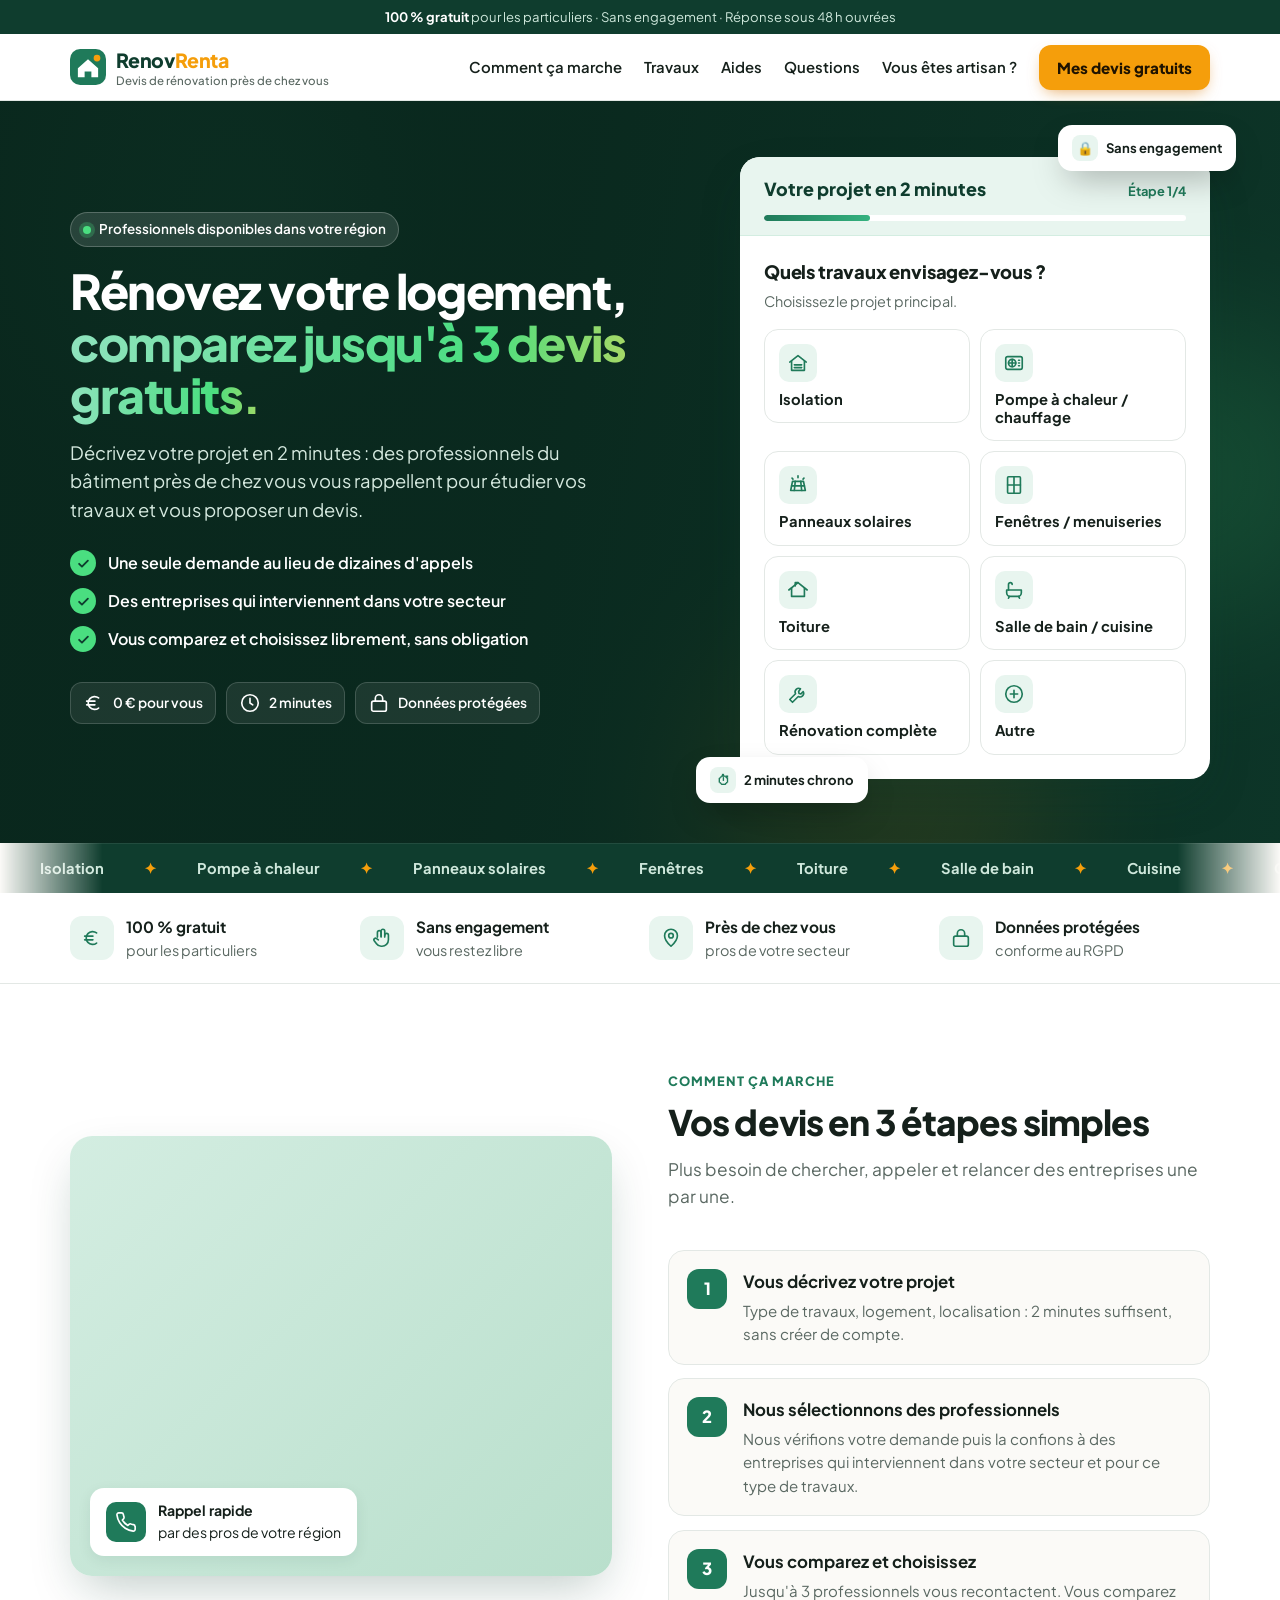
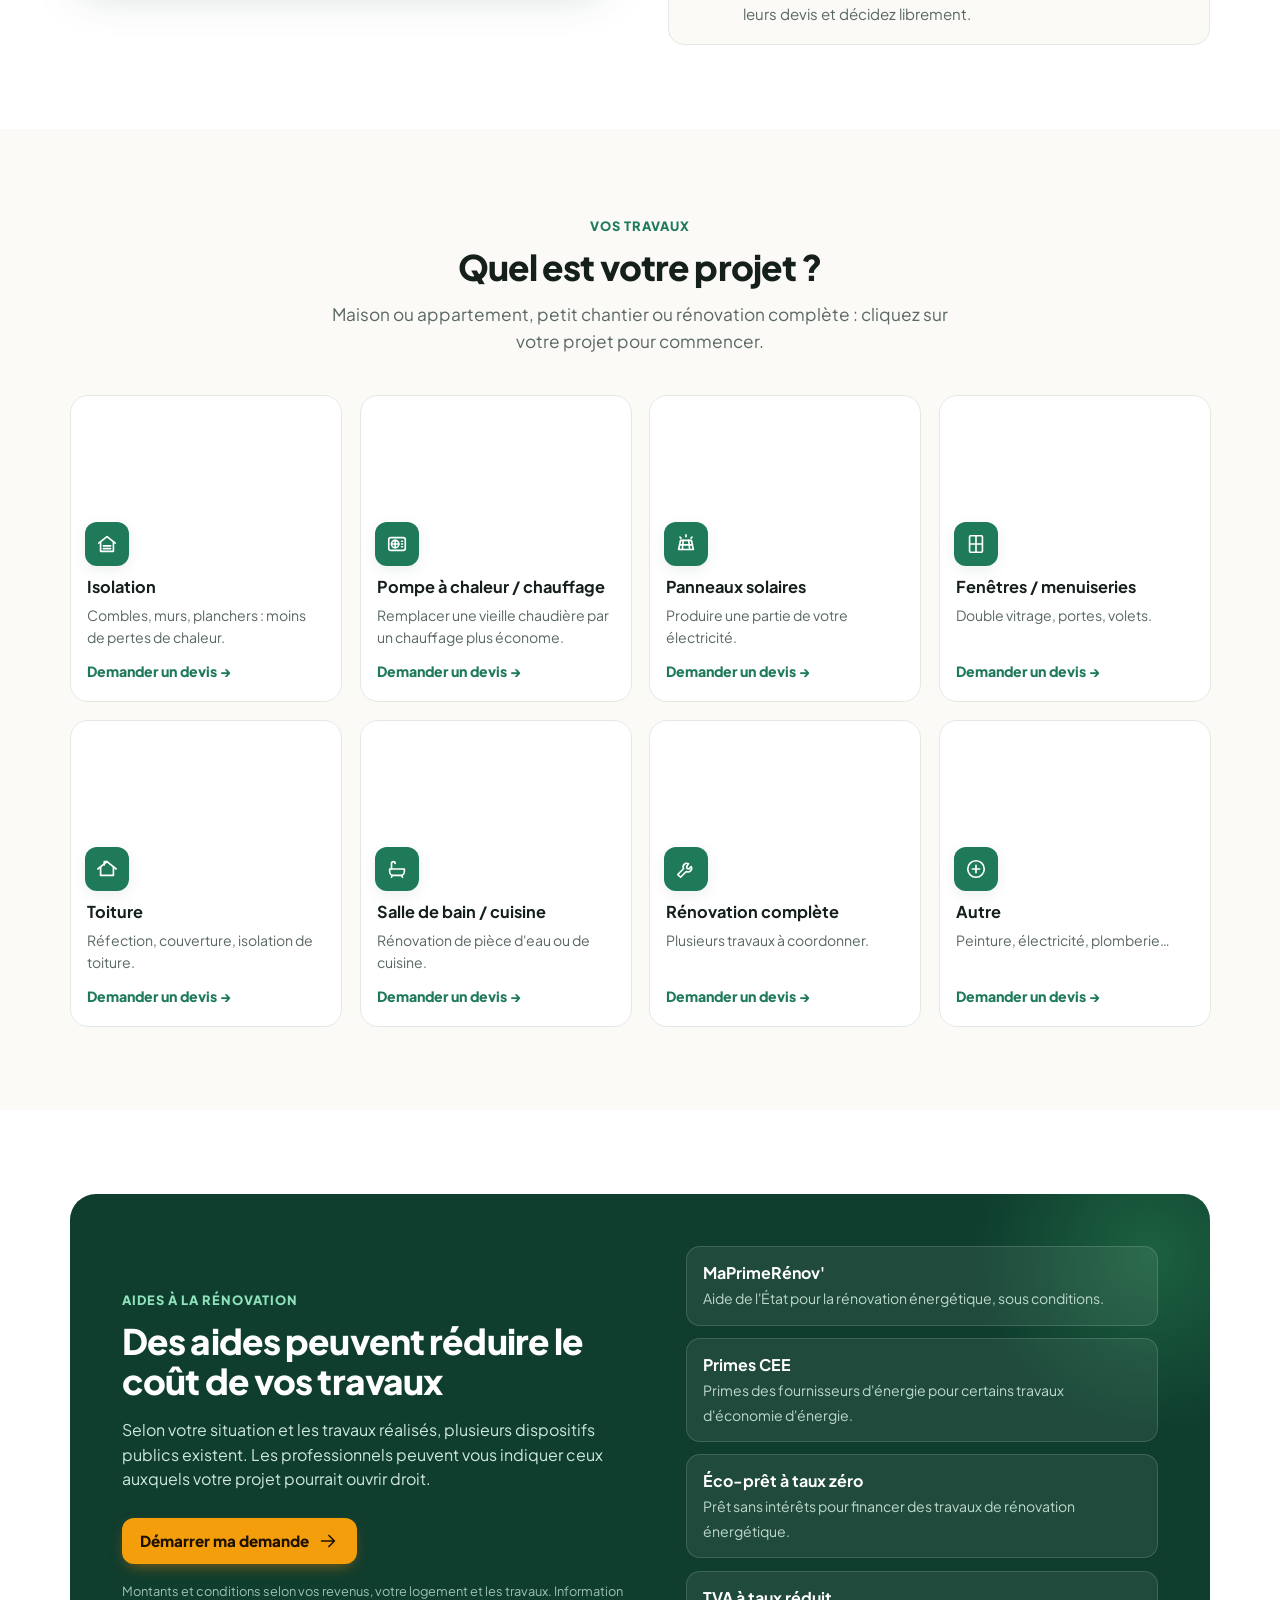
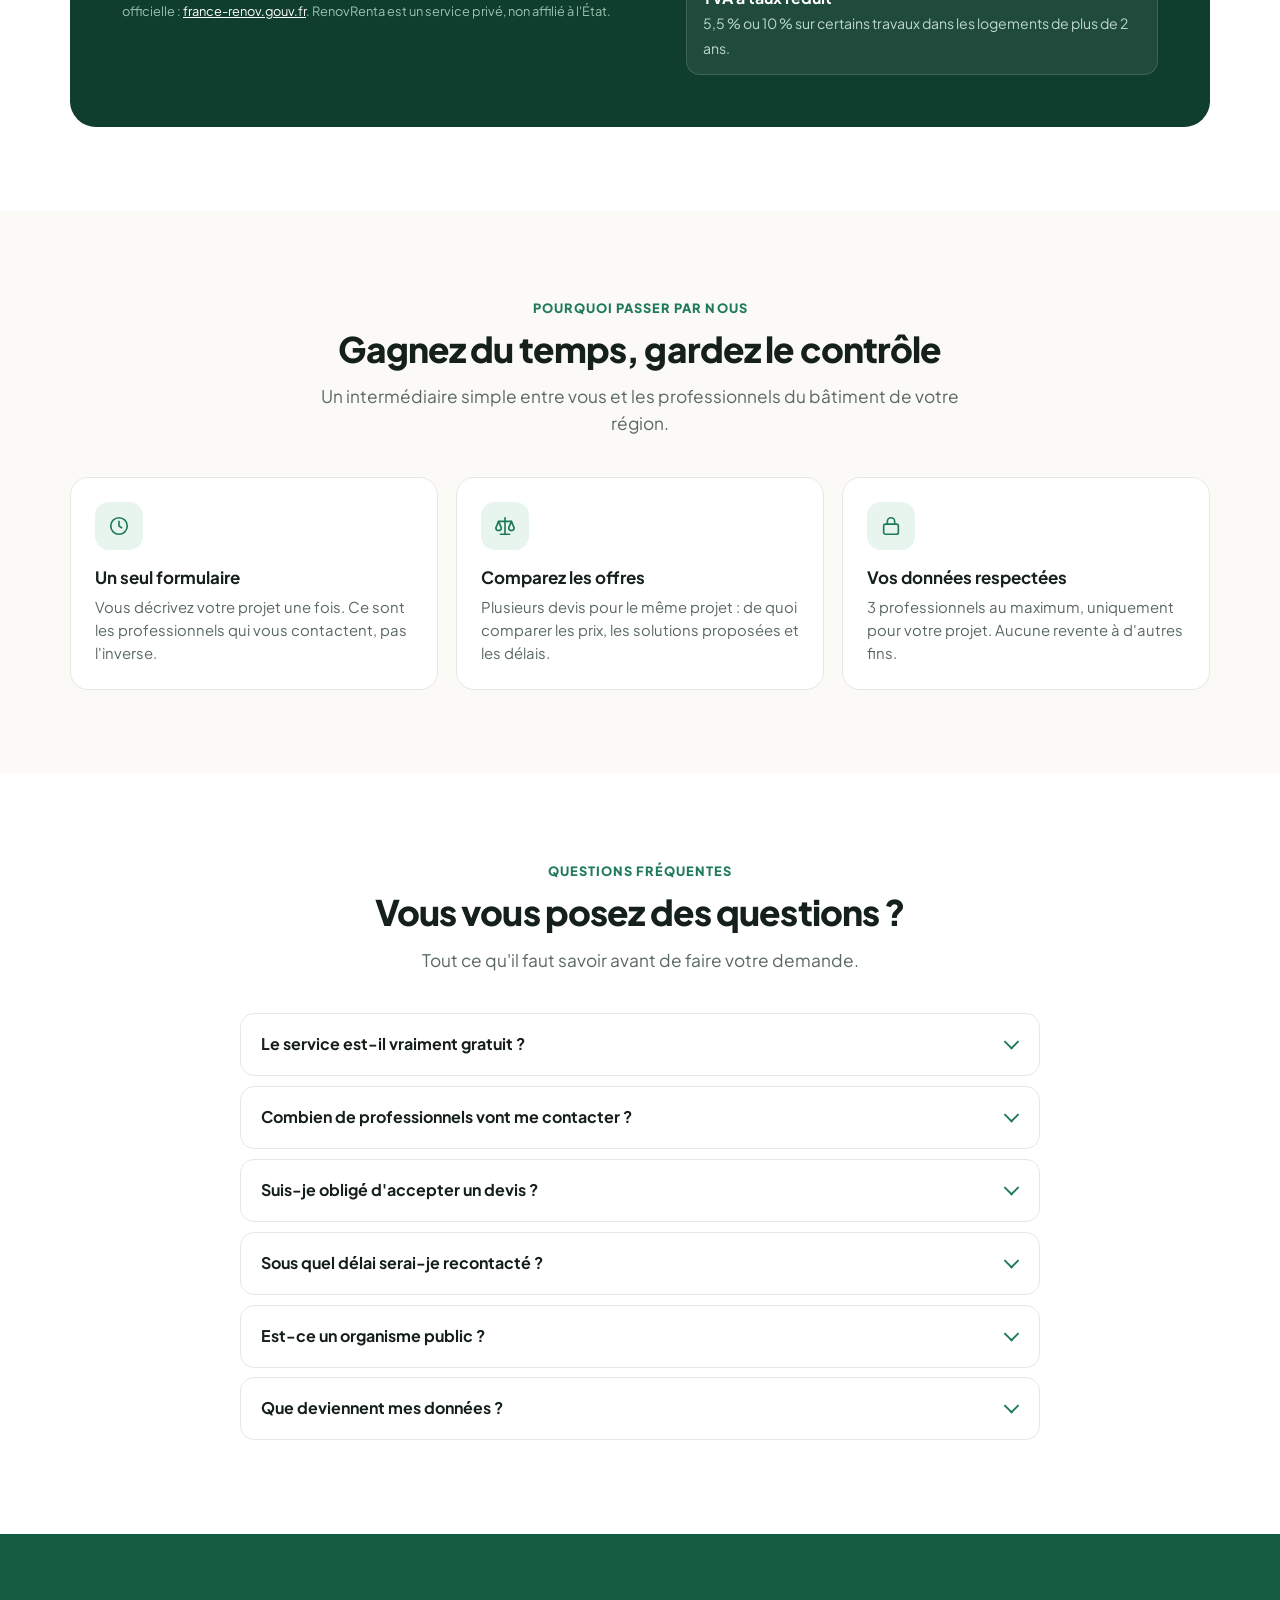
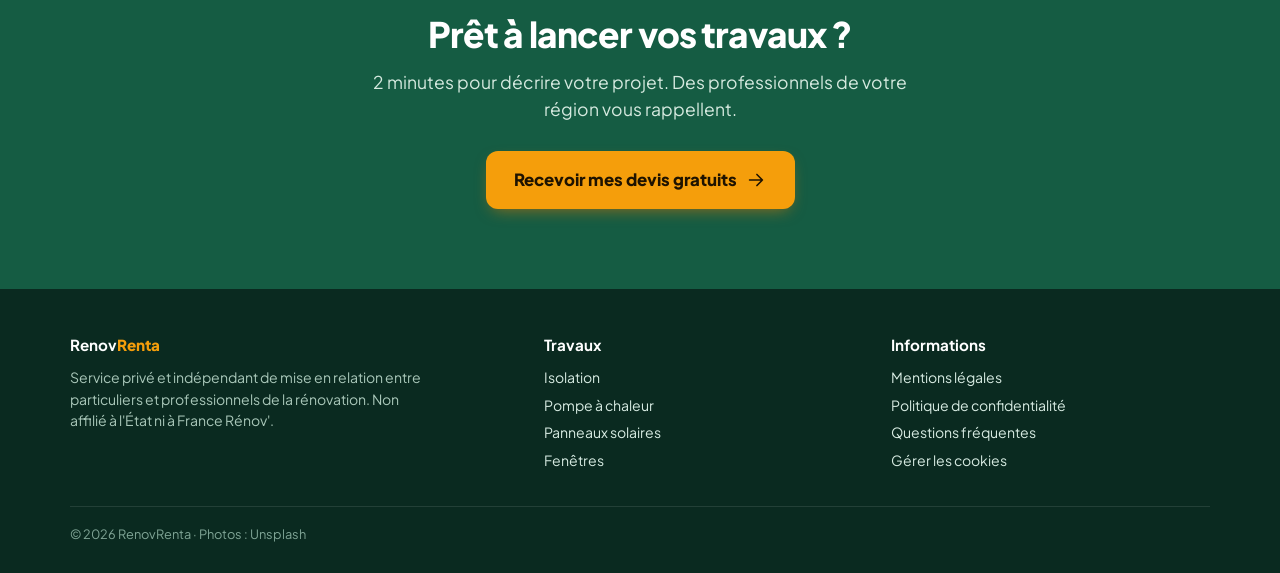
<file: index.html>
<!DOCTYPE html>
<html lang="fr">
<head>
<meta charset="utf-8">
<meta name="viewport" content="width=device-width, initial-scale=1, viewport-fit=cover">
<title>RenovRenta – Devis gratuits de professionnels de la rénovation près de chez vous</title>
<meta name="description" content="Isolation, pompe à chaleur, panneaux solaires, fenêtres, toiture… Décrivez votre projet en 2 minutes et recevez jusqu'à 3 devis de professionnels de votre région. Gratuit et sans engagement.">
<meta property="og:title" content="RenovRenta – Vos devis de rénovation gratuits">
<meta property="og:description" content="Décrivez votre projet en 2 minutes. Des professionnels de votre région vous recontactent. Gratuit, sans engagement.">
<meta name="theme-color" content="#0f3d2e">
<link rel="preconnect" href="https://fonts.googleapis.com">
<link rel="preconnect" href="https://fonts.gstatic.com" crossorigin>
<link href="https://fonts.googleapis.com/css2?family=Plus+Jakarta+Sans:wght@400;500;600;700;800&display=swap" rel="stylesheet">
<link rel="canonical" href="https://elya1234.github.io/Leade/">
<meta name="robots" content="index, follow, max-image-preview:large">
<!-- Google Search Console : remplacez CODE_GOOGLE par le code donné par Google (méthode « Balise HTML ») -->
<meta name="google-site-verification" content="CODE_GOOGLE">
<meta property="og:type" content="website">
<meta property="og:locale" content="fr_FR">
<meta property="og:url" content="https://elya1234.github.io/Leade/">
<meta property="og:site_name" content="RenovRenta">
<meta property="og:image" content="https://elya1234.github.io/Leade/og-image.png">
<meta property="og:image:width" content="1200">
<meta property="og:image:height" content="630">
<meta name="twitter:card" content="summary_large_image">
<link rel="icon" type="image/svg+xml" href="favicon.svg">
<link rel="apple-touch-icon" href="apple-touch-icon.png">
<script type="application/ld+json">
{"@context":"https://schema.org","@graph":[
{"@type":"Organization","@id":"https://elya1234.github.io/Leade/#org","name":"RenovRenta","url":"https://elya1234.github.io/Leade/","logo":"https://elya1234.github.io/Leade/apple-touch-icon.png","description":"Service privé de mise en relation entre particuliers et professionnels de la rénovation en France."},
{"@type":"WebSite","@id":"https://elya1234.github.io/Leade/#site","url":"https://elya1234.github.io/Leade/","name":"RenovRenta","inLanguage":"fr-FR","publisher":{"@id":"https://elya1234.github.io/Leade/#org"}},
{"@type":"FAQPage","mainEntity":[
{"@type":"Question","name":"Le service est-il vraiment gratuit ?","acceptedAnswer":{"@type":"Answer","text":"Oui. Votre demande est gratuite et sans engagement. RenovRenta est rémunéré par les professionnels partenaires, qui paient pour être mis en relation avec des particuliers ayant un projet."}},
{"@type":"Question","name":"Combien de professionnels vont me contacter ?","acceptedAnswer":{"@type":"Answer","text":"3 au maximum, choisis selon votre type de travaux et votre localisation."}},
{"@type":"Question","name":"Suis-je obligé d'accepter un devis ?","acceptedAnswer":{"@type":"Answer","text":"Non. Vous êtes libre de comparer, de poser vos questions et de ne donner suite à aucune proposition."}},
{"@type":"Question","name":"Sous quel délai serai-je recontacté ?","acceptedAnswer":{"@type":"Answer","text":"En général sous 48 heures ouvrées. Nous pouvons d'abord vous appeler pour préciser votre besoin."}},
{"@type":"Question","name":"Est-ce un organisme public ?","acceptedAnswer":{"@type":"Answer","text":"Non. RenovRenta est un service privé et indépendant de mise en relation, non affilié à l'État, à France Rénov' ni à l'Anah."}}
]}
]}
</script>
<style>
:root{
  --vert:#1f7a5a; --vert-fonce:#0f3d2e; --vert-2:#155c43; --menthe:#e8f5ef; --menthe-2:#d3ede1;
  --orange:#f59e0b; --orange-fonce:#d97706;
  --creme:#fbfaf7; --texte:#15201b; --gris:#5a6862; --bord:#e3e8e5; --erreur:#c62828;
  --ombre:0 20px 50px -12px rgba(15,61,46,.28); --ombre-s:0 4px 14px rgba(15,61,46,.08);
  --font:"Plus Jakarta Sans",-apple-system,BlinkMacSystemFont,"Segoe UI",Roboto,Arial,sans-serif;
}
*{box-sizing:border-box}
html{scroll-behavior:smooth;-webkit-text-size-adjust:100%}
body{margin:0;font-family:var(--font);color:var(--texte);background:var(--creme);line-height:1.55;font-size:16px;-webkit-font-smoothing:antialiased}
a{color:var(--vert)}
.wrap{max-width:1180px;margin:0 auto;padding:0 20px}
svg.i{width:22px;height:22px;stroke:currentColor;fill:none;stroke-width:1.8;stroke-linecap:round;stroke-linejoin:round;flex:none}

.infobar{background:var(--vert-fonce);color:#cfe8dc;font-size:.82rem;text-align:center;padding:7px 12px}
.infobar b{color:#fff}
header.top{background:rgba(255,255,255,.96);backdrop-filter:saturate(1.4) blur(8px);border-bottom:1px solid var(--bord);position:sticky;top:0;z-index:40}
header.top .wrap{display:flex;align-items:center;justify-content:space-between;height:66px;gap:12px}
.logo{display:flex;align-items:center;gap:10px;text-decoration:none;color:var(--vert-fonce);font-weight:800;font-size:1.22rem;letter-spacing:-.01em}
.logo small{display:block;font-weight:500;font-size:.72rem;color:var(--gris);letter-spacing:0;margin-top:-3px}
.nav{display:flex;align-items:center;gap:22px}
.nav a.l{color:var(--texte);text-decoration:none;font-weight:600;font-size:.93rem}
.nav a.l:hover{color:var(--vert)}
.btn-cta{display:inline-flex;align-items:center;gap:8px;background:var(--orange);color:#1f1300;text-decoration:none;font-weight:800;padding:11px 18px;border-radius:12px;box-shadow:0 6px 16px -6px rgba(217,119,6,.7);transition:.15s;border:0;font-family:inherit;font-size:.95rem;cursor:pointer}
.btn-cta:hover{background:var(--orange-fonce);color:#fff}
.demo{display:none;background:#fff4d6;color:#6b4e00;text-align:center;padding:8px 16px;font-size:.85rem}

.hero{position:relative;color:#fff;overflow:hidden;background:var(--vert-fonce)}
.hero::before{content:"";position:absolute;inset:0;background-image:var(--photo);background-size:cover;background-position:center 40%;opacity:.55}
.hero::after{content:"";position:absolute;inset:0;background:linear-gradient(100deg,rgba(9,38,28,.96) 0%,rgba(9,38,28,.85) 42%,rgba(9,38,28,.35) 100%)}
.hero .wrap{position:relative;z-index:1;display:grid;grid-template-columns:1fr 470px;gap:56px;align-items:center;padding-top:56px;padding-bottom:64px}
.pastille{display:inline-flex;align-items:center;gap:8px;background:rgba(255,255,255,.12);border:1px solid rgba(255,255,255,.22);padding:6px 12px;border-radius:999px;font-size:.84rem;font-weight:600}
.pastille .pt{width:8px;height:8px;border-radius:50%;background:#4ade80;box-shadow:0 0 0 4px rgba(74,222,128,.25)}
.hero h1{font-size:3rem;line-height:1.08;margin:18px 0 18px;letter-spacing:-.03em;font-weight:800}
.hero h1 span{color:#8ee3bd}
.hero p.accroche{font-size:1.15rem;color:#d5e9df;margin:0 0 26px;max-width:540px}
.plus{list-style:none;margin:0 0 30px;padding:0;display:grid;gap:12px}
.plus li{display:flex;gap:12px;align-items:center;font-weight:600}
.plus .ck{width:26px;height:26px;border-radius:50%;background:#4ade80;color:var(--vert-fonce);display:grid;place-items:center;flex:none}
.plus .ck svg{width:15px;height:15px;stroke-width:3}
.garanties{display:flex;flex-wrap:wrap;gap:10px}
.garanties div{display:flex;align-items:center;gap:8px;background:rgba(255,255,255,.08);border:1px solid rgba(255,255,255,.16);border-radius:12px;padding:9px 12px;font-size:.86rem;font-weight:600}

.carte{background:#fff;color:var(--texte);border-radius:20px;box-shadow:var(--ombre);overflow:hidden;scroll-margin-top:84px}
.carte-tete{background:var(--menthe);padding:18px 24px 14px;border-bottom:1px solid var(--menthe-2)}
.carte-tete .t{display:flex;justify-content:space-between;align-items:baseline;gap:10px}
.carte-tete h2{margin:0;font-size:1.12rem;font-weight:800;color:var(--vert-fonce)}
.carte-tete .etp{font-size:.8rem;font-weight:700;color:var(--vert);white-space:nowrap}
.progress{height:6px;background:#fff;border-radius:99px;overflow:hidden;margin-top:12px}
.progress span{display:block;height:100%;width:25%;background:linear-gradient(90deg,var(--vert),#34b27f);transition:width .35s ease;border-radius:99px}
form{padding:22px 24px 24px}
fieldset{border:0;padding:0;margin:0;min-width:0}
.etape{display:none}
.etape.active{display:block;animation:ent .28s ease}
.etape.sans-anim{animation:none}
@keyframes ent{from{opacity:0;transform:translateX(12px)}to{opacity:1;transform:none}}
.q{font-size:1.15rem;font-weight:800;margin:0 0 4px;letter-spacing:-.01em}
.q-sous{color:var(--gris);font-size:.9rem;margin:0 0 16px}
.tuiles{display:grid;grid-template-columns:1fr 1fr;gap:10px}
.tuile input,.pill input{position:absolute;opacity:0;pointer-events:none}
.tuile,.pill{position:relative}
.tuile label{display:flex;flex-direction:column;align-items:flex-start;gap:8px;min-height:92px;padding:14px;border:1.5px solid var(--bord);border-radius:14px;cursor:pointer;font-weight:700;font-size:.92rem;line-height:1.25;transition:.15s;background:#fff}
.tuile label .ico{width:38px;height:38px;border-radius:10px;background:var(--menthe);color:var(--vert);display:grid;place-items:center}
.tuile label:hover{border-color:var(--vert);box-shadow:var(--ombre-s);transform:translateY(-1px)}
.tuile input:checked+label{border-color:var(--vert);background:var(--menthe);box-shadow:inset 0 0 0 1px var(--vert)}
.tuile input:checked+label .ico{background:var(--vert);color:#fff}
.tuile input:focus-visible+label,.pill input:focus-visible+label{outline:3px solid #9fdcc3;outline-offset:2px}
.champ{margin-bottom:16px}
.champ>label,.lbl{display:block;font-weight:700;font-size:.9rem;margin-bottom:7px}
.champ input[type=text],.champ input[type=tel],.champ input[type=email],.champ select,.champ textarea{width:100%;font:inherit;font-size:16px;padding:13px 14px;border:1.5px solid var(--bord);border-radius:12px;background:#fff;color:var(--texte);transition:.15s;-webkit-appearance:none;appearance:none}
.champ select{background-image:url("data:image/svg+xml,%3Csvg xmlns='http://www.w3.org/2000/svg' width='12' height='8'%3E%3Cpath d='M1 1l5 5 5-5' stroke='%235a6862' stroke-width='2' fill='none'/%3E%3C/svg%3E");background-repeat:no-repeat;background-position:right 14px center;padding-right:36px}
.champ textarea{min-height:84px;resize:vertical}
.champ input:focus,.champ select:focus,.champ textarea:focus{outline:none;border-color:var(--vert);box-shadow:0 0 0 4px #dbf0e6}
.pills{display:flex;flex-wrap:wrap;gap:8px}
.pill label{display:inline-flex;align-items:center;gap:7px;padding:10px 15px;border:1.5px solid var(--bord);border-radius:999px;cursor:pointer;font-weight:700;font-size:.9rem;background:#fff;transition:.15s}
.pill label:hover{border-color:var(--vert)}
.pill input:checked+label{border-color:var(--vert);background:var(--vert);color:#fff}
.deux{display:grid;grid-template-columns:1fr 1fr;gap:12px}
.err{color:var(--erreur);font-size:.83rem;margin-top:6px;display:none;font-weight:600}
.invalide .err{display:block}
.invalide input,.invalide select{border-color:var(--erreur)!important;background:#fff8f8}
.recap{display:flex;flex-wrap:wrap;gap:6px;margin:4px 0 14px}
.recap span{background:var(--menthe);color:var(--vert-fonce);font-size:.78rem;font-weight:700;padding:4px 10px;border-radius:999px}
.consent{display:flex;gap:10px;align-items:flex-start;font-size:.8rem;color:var(--gris);line-height:1.45;background:var(--creme);padding:12px;border-radius:12px;border:1px solid var(--bord);cursor:pointer}
.champ>label.consent{font-weight:400;font-size:.8rem}
.consent input{margin-top:2px;width:19px;height:19px;flex:none;accent-color:var(--vert)}
.consent button{background:none;border:0;padding:0;color:var(--vert);text-decoration:underline;font:inherit;cursor:pointer}
.actions{display:flex;gap:10px;margin-top:6px}
.btn{font:inherit;font-weight:800;border:0;border-radius:12px;padding:15px 18px;cursor:pointer;transition:.15s;display:inline-flex;align-items:center;justify-content:center;gap:8px}
.btn-go{background:var(--orange);color:#1f1300;flex:1;font-size:1rem;box-shadow:0 8px 18px -8px rgba(217,119,6,.8)}
.btn-go:hover{background:var(--orange-fonce);color:#fff}
.btn-go[disabled]{opacity:.65;cursor:wait}
.btn-ret{background:#fff;color:var(--gris);border:1.5px solid var(--bord);padding:15px 17px}
#err-envoi{margin-bottom:10px}
.securite{display:flex;align-items:center;justify-content:center;gap:6px;font-size:.78rem;color:var(--gris);margin:12px 0 0;text-align:center}
.securite svg{width:14px;height:14px}
.merci{text-align:center;padding:14px 4px 6px}
.merci .rond{width:72px;height:72px;border-radius:50%;background:var(--menthe);color:var(--vert);display:grid;place-items:center;margin:0 auto 14px}
.merci .rond svg{width:34px;height:34px;stroke-width:2.6}
.merci h3{font-size:1.3rem;margin:0 0 8px}
.merci ol{text-align:left;background:var(--creme);border-radius:12px;padding:14px 14px 14px 34px;font-size:.9rem;color:var(--gris);margin:16px 0 0}
.merci ol li{margin:4px 0}
.hp{position:absolute;left:-9999px;width:1px;height:1px;overflow:hidden}

.confiance{background:#fff;border-bottom:1px solid var(--bord)}
.confiance .wrap{display:grid;grid-template-columns:repeat(4,1fr);gap:18px;padding-top:22px;padding-bottom:22px}
.confiance .wrap>div{display:flex;align-items:center;gap:12px;font-size:.9rem;color:var(--gris)}
.confiance b{display:block;color:var(--texte);font-size:.96rem}
.confiance .ic{width:44px;height:44px;border-radius:12px;background:var(--menthe);color:var(--vert);display:grid;place-items:center;flex:none}

section.s{padding:84px 0}
section.blanc{background:#fff}
.sur-titre{display:inline-block;color:var(--vert);font-weight:800;font-size:.8rem;letter-spacing:.08em;text-transform:uppercase;margin-bottom:10px}
h2.titre{font-size:2.2rem;line-height:1.15;letter-spacing:-.025em;margin:0 0 14px;font-weight:800}
p.intro{color:var(--gris);font-size:1.08rem;margin:0 0 40px;max-width:640px}
.centre{text-align:center}
.centre p.intro{margin-left:auto;margin-right:auto}

.cm{display:grid;grid-template-columns:1fr 1fr;gap:56px;align-items:center}
.photo{border-radius:22px;min-height:440px;background:linear-gradient(135deg,var(--menthe-2),#b9dfcc);background-image:var(--photo),linear-gradient(135deg,var(--menthe-2),#b9dfcc);background-size:cover;background-position:center;box-shadow:var(--ombre);position:relative}
.photo .badge{position:absolute;left:20px;bottom:20px;background:#fff;border-radius:14px;padding:12px 16px;box-shadow:var(--ombre-s);display:flex;gap:12px;align-items:center;font-size:.88rem;max-width:280px}
.photo .badge .ic{width:40px;height:40px;border-radius:10px;background:var(--vert);color:#fff;display:grid;place-items:center;flex:none}
.etapes{display:grid;gap:14px}
.etapes .e{display:flex;gap:16px;background:var(--creme);border:1px solid var(--bord);border-radius:16px;padding:18px}
.etapes .n{width:40px;height:40px;border-radius:12px;background:var(--vert);color:#fff;font-weight:800;display:grid;place-items:center;flex:none;font-size:1.05rem}
.etapes h3{margin:0 0 4px;font-size:1.05rem}
.etapes p{margin:0;color:var(--gris);font-size:.94rem}

.cartes-t{display:grid;grid-template-columns:repeat(4,1fr);gap:18px}
.ct{background:#fff;border:1px solid var(--bord);border-radius:18px;overflow:hidden;text-align:left;cursor:pointer;font:inherit;color:inherit;padding:0;transition:.2s;display:flex;flex-direction:column}
.ct:hover{transform:translateY(-3px);box-shadow:var(--ombre)}
.ct .im{height:150px;background-image:var(--photo),linear-gradient(135deg,var(--menthe-2),#b9dfcc);background-size:cover;background-position:center;position:relative}
.ct .im .ico{position:absolute;left:14px;bottom:-20px;width:44px;height:44px;border-radius:12px;background:var(--vert);color:#fff;display:grid;place-items:center;box-shadow:var(--ombre-s)}
.ct .bd{padding:28px 16px 18px;flex:1;display:flex;flex-direction:column}
.ct h3{margin:0 0 6px;font-size:1.02rem}
.ct p{margin:0 0 12px;color:var(--gris);font-size:.88rem;flex:1}
.ct .go{color:var(--vert);font-weight:800;font-size:.88rem}

.aides{background:var(--vert-fonce);color:#fff;border-radius:26px;padding:52px;display:grid;grid-template-columns:1.1fr 1fr;gap:44px;align-items:center;position:relative;overflow:hidden}
.aides::after{content:"";position:absolute;right:-120px;top:-120px;width:360px;height:360px;border-radius:50%;background:radial-gradient(circle,rgba(74,222,128,.22),transparent 70%)}
.aides h2{color:#fff}
.aides p{color:#cfe8dc}
.aides .liste{display:grid;gap:12px;position:relative;z-index:1}
.aides .liste div{background:rgba(255,255,255,.07);border:1px solid rgba(255,255,255,.14);border-radius:14px;padding:14px 16px}
.aides .liste b{display:block;font-size:1rem}
.aides .liste span{color:#bcd9cb;font-size:.88rem}
.aides .note{font-size:.8rem;color:#9cc2b1;margin-top:18px}
.aides .note a{color:#fff}

.pq{display:grid;grid-template-columns:repeat(3,1fr);gap:18px}
.pq>div{background:#fff;border:1px solid var(--bord);border-radius:18px;padding:24px}
.pq .ic{width:48px;height:48px;border-radius:14px;background:var(--menthe);color:var(--vert);display:grid;place-items:center;margin-bottom:14px}
.pq h3{margin:0 0 6px;font-size:1.06rem}
.pq p{margin:0;color:var(--gris);font-size:.93rem}

.faq{max-width:800px;margin:0 auto}
.faq details{background:#fff;border:1px solid var(--bord);border-radius:14px;margin-bottom:10px;transition:.15s}
.faq details[open]{box-shadow:var(--ombre-s);border-color:var(--menthe-2)}
.faq summary{cursor:pointer;font-weight:700;padding:18px 52px 18px 20px;list-style:none;position:relative}
.faq summary::-webkit-details-marker{display:none}
.faq summary::after{content:"";position:absolute;right:22px;top:50%;width:9px;height:9px;border-right:2.5px solid var(--vert);border-bottom:2.5px solid var(--vert);transform:translateY(-70%) rotate(45deg);transition:.2s}
.faq details[open] summary::after{transform:translateY(-30%) rotate(-135deg)}
.faq p{margin:0;padding:0 20px 18px;color:var(--gris)}

.final{position:relative;color:#fff;background:var(--vert-2);overflow:hidden;text-align:center}
.final::before{content:"";position:absolute;inset:0;background-image:var(--photo);background-size:cover;background-position:center;opacity:.22}
.final .wrap{position:relative;padding-top:80px;padding-bottom:80px}
.final h2{color:#fff}
.final p{color:#d5e9df;font-size:1.1rem;margin:0 auto 28px;max-width:560px}
.final .btn-cta{font-size:1.05rem;padding:16px 28px}

footer{background:#0a2a20;color:#a9c7b9;padding:44px 0 28px;font-size:.88rem}
footer .grille{display:grid;grid-template-columns:1.4fr 1fr 1fr;gap:28px}
footer h4{color:#fff;margin:0 0 10px;font-size:.95rem}
footer a,footer button.lien{color:#d7ebe2;text-decoration:none;background:none;border:0;font:inherit;cursor:pointer;padding:0;display:block;margin:6px 0;text-align:left}
footer a:hover,footer button.lien:hover{color:#fff;text-decoration:underline}
footer .bas{border-top:1px solid rgba(255,255,255,.1);margin-top:28px;padding-top:18px;font-size:.8rem;color:#7fa495}

.barre-mobile{display:none;position:fixed;left:0;right:0;bottom:0;z-index:50;padding:10px 14px calc(10px + env(safe-area-inset-bottom));background:rgba(255,255,255,.97);border-top:1px solid var(--bord);box-shadow:0 -8px 20px rgba(0,0,0,.06);transform:translateY(110%);transition:transform .25s}
.barre-mobile.on{transform:none}
.barre-mobile a{display:flex;justify-content:center;width:100%;padding:14px}

dialog{max-width:720px;width:calc(100% - 28px);border:0;border-radius:18px;padding:0;box-shadow:var(--ombre)}
dialog::backdrop{background:rgba(5,20,14,.55)}
dialog .contenu{padding:28px;max-height:74vh;overflow:auto;font-size:.93rem}
dialog h2{margin-top:0}
dialog h3{font-size:1rem;margin:18px 0 6px}
dialog .fermer{background:#fff;border-top:1px solid var(--bord);padding:12px 28px;text-align:right}
.aremplir{background:#fff4d6;padding:0 4px;border-radius:4px}
.cookies{position:fixed;left:16px;right:16px;bottom:16px;z-index:60;max-width:560px;margin:0 auto;background:#fff;border:1px solid var(--bord);border-radius:16px;box-shadow:var(--ombre);padding:18px;display:none;font-size:.88rem;color:var(--gris)}
.cookies.on{display:block}
.cookies b{color:var(--texte);display:block;margin-bottom:4px;font-size:.95rem}
.cookies .bt{display:flex;gap:10px;margin-top:12px}
.cookies .bt button{flex:1;font:inherit;font-weight:800;border-radius:10px;padding:11px;cursor:pointer;border:1.5px solid var(--vert)}
.cookies .refus{background:#fff;color:var(--vert)}
.cookies .ok{background:var(--vert);color:#fff}

@media (max-width:1020px){
  .hero .wrap{grid-template-columns:1fr;gap:22px;padding-top:24px;padding-bottom:32px}
  .hero::after{background:linear-gradient(180deg,rgba(9,38,28,.93),rgba(9,38,28,.86))}
  .hero h1{font-size:2rem;margin:12px 0 10px}
  .hero p.accroche{font-size:1rem;margin-bottom:0}
  .plus,.garanties{display:none}
  .cm,.aides{grid-template-columns:1fr}
  .photo{min-height:260px}
  .cartes-t{grid-template-columns:1fr 1fr}
  .pq{grid-template-columns:1fr}
  .confiance .wrap{grid-template-columns:1fr 1fr}
  .nav a.l{display:none}
  footer .grille{grid-template-columns:1fr}
  .barre-mobile{display:block}
  section.s{padding:60px 0}
  h2.titre{font-size:1.75rem}
  .aides{padding:32px 24px;gap:28px}
}
@media (max-width:480px){
  .wrap{padding:0 16px}
  form{padding:18px 16px 20px}
  .carte-tete{padding:16px 16px 12px}
  .tuile label{min-height:84px;padding:12px;font-size:.87rem}
  .deux{grid-template-columns:1fr}
  .cartes-t{grid-template-columns:1fr 1fr;gap:12px}
  .ct .im{height:96px}
  .ct .im .ico{width:38px;height:38px;bottom:-16px;left:12px}
  .ct .bd{padding:24px 12px 14px}
  .ct h3{font-size:.92rem}
  .ct p{display:none}
  .ct .go{font-size:.8rem}
  .confiance .wrap{grid-template-columns:1fr;gap:12px}
  .btn-cta.head{padding:9px 12px;font-size:.84rem}
  .logo small{display:none}
  .infobar{font-size:.74rem}
  .hero h1{font-size:1.8rem}
}
@media (prefers-reduced-motion:reduce){*{animation:none!important;transition:none!important;scroll-behavior:auto!important}}
</style>
<script>document.documentElement.classList.add('rr-js')</script>
<link rel="stylesheet" href="ux.css">
</head>
<body>

<svg width="0" height="0" style="position:absolute" aria-hidden="true">
  <symbol id="i-isolation" viewBox="0 0 24 24"><path d="M3 11l9-7 9 7"/><path d="M5 10v10h14V10"/><path d="M8 14h8M8 17h8"/></symbol>
  <symbol id="i-pac" viewBox="0 0 24 24"><rect x="3" y="5" width="18" height="14" rx="2"/><circle cx="10" cy="12" r="4"/><path d="M10 8v8M6 12h8"/><path d="M17 9h1M17 12h1M17 15h1"/></symbol>
  <symbol id="i-solaire" viewBox="0 0 24 24"><path d="M4 18l2-10h12l2 10z"/><path d="M5 13h14M9 8l-1 10M15 8l1 10"/><path d="M12 2v2M18.5 4.5l-1 1M5.5 4.5l1 1"/></symbol>
  <symbol id="i-fenetre" viewBox="0 0 24 24"><rect x="5" y="3" width="14" height="18" rx="1"/><path d="M12 3v18M5 12h14"/></symbol>
  <symbol id="i-toiture" viewBox="0 0 24 24"><path d="M2 12L12 4l10 8"/><path d="M5 10v9h14v-9"/><path d="M9 7.5V4h3"/></symbol>
  <symbol id="i-sdb" viewBox="0 0 24 24"><path d="M4 12h16v3a4 4 0 01-4 4H8a4 4 0 01-4-4z"/><path d="M6 12V6a2 2 0 014 0"/><path d="M7 19l-1 2M17 19l1 2"/></symbol>
  <symbol id="i-complete" viewBox="0 0 24 24"><path d="M14.7 6.3a4 4 0 00-5.4 5.4L3 18l3 3 6.3-6.3a4 4 0 005.4-5.4l-2.5 2.5-2.1-.4-.4-2.1z"/></symbol>
  <symbol id="i-autre" viewBox="0 0 24 24"><circle cx="12" cy="12" r="9"/><path d="M12 8v8M8 12h8"/></symbol>
  <symbol id="i-check" viewBox="0 0 24 24"><path d="M5 12.5l4.5 4.5L19 7.5"/></symbol>
  <symbol id="i-euro" viewBox="0 0 24 24"><path d="M17 6.5A7 7 0 1017 17.5"/><path d="M4 10h9M4 14h9"/></symbol>
  <symbol id="i-main" viewBox="0 0 24 24"><path d="M7 11V6a2 2 0 014 0v5"/><path d="M11 10V4.5a2 2 0 014 0V11"/><path d="M15 9a2 2 0 014 0v5a7 7 0 01-7 7h-1a6 6 0 01-5-2.7L3.5 15a1.8 1.8 0 013-2L8 14"/></symbol>
  <symbol id="i-pin" viewBox="0 0 24 24"><path d="M12 21s-7-6.2-7-11.5a7 7 0 0114 0C19 14.8 12 21 12 21z"/><circle cx="12" cy="9.5" r="2.5"/></symbol>
  <symbol id="i-lock" viewBox="0 0 24 24"><rect x="4" y="10" width="16" height="11" rx="2"/><path d="M8 10V7a4 4 0 018 0v3"/></symbol>
  <symbol id="i-temps" viewBox="0 0 24 24"><circle cx="12" cy="12" r="9"/><path d="M12 7v5l3 2"/></symbol>
  <symbol id="i-balance" viewBox="0 0 24 24"><path d="M12 3v18M5 7h14M7 21h10"/><path d="M5 7l-3 7a3 3 0 006 0zM19 7l-3 7a3 3 0 006 0z"/></symbol>
  <symbol id="i-tel" viewBox="0 0 24 24"><path d="M22 16.9v3a2 2 0 01-2.2 2 19.8 19.8 0 01-8.6-3.1 19.5 19.5 0 01-6-6A19.8 19.8 0 012.1 4.2 2 2 0 014.1 2h3a2 2 0 012 1.7c.1.9.4 1.8.7 2.7a2 2 0 01-.5 2.1L8 9.8a16 16 0 006 6l1.3-1.3a2 2 0 012.1-.4c.9.3 1.8.6 2.7.7a2 2 0 011.7 2z"/></symbol>
  <symbol id="i-fleche" viewBox="0 0 24 24"><path d="M5 12h14M13 6l6 6-6 6"/></symbol>
</svg>

<div class="infobar"><b>100 % gratuit</b><span class="long"> pour les particuliers</span> · Sans engagement<span class="long"> · Réponse sous 48 h ouvrées</span></div>
<header class="top">
  <div class="wrap">
    <a class="logo" href="#">
      <svg width="36" height="36" viewBox="0 0 32 32" aria-hidden="true"><rect width="32" height="32" rx="9" fill="#1f7a5a"/><path d="M7 17l9-8 9 8v8h-6v-5h-6v5H7z" fill="#fff"/><circle cx="24" cy="8" r="3" fill="#f59e0b"/></svg>
      <span><span class="nom-marque">RenovRenta</span><small>Devis de rénovation près de chez vous</small></span>
    </a>
    <nav class="nav">
      <a class="l" href="#comment">Comment ça marche</a>
      <a class="l" href="#travaux">Travaux</a>
      <a class="l" href="#aides">Aides</a>
      <a class="l" href="#faq">Questions</a>
      <a class="l" href="artisans.html">Vous êtes artisan ?</a>
      <a class="btn-cta head" href="#formulaire" data-cta>Mes devis gratuits</a>
    </nav>
  </div>
</header>
<div class="demo" id="bandeau-demo">Mode démonstration : aucune destination configurée dans config.js (SCRIPT_URL ou EMAIL_LEADS).</div>

<main>
<div class="hero" id="hero">
  <div class="wrap">
    <div>
      <span class="pastille"><span class="pt"></span>Professionnels disponibles dans votre région</span>
      <h1 id="titre-hero">Rénovez votre logement,<br><span>comparez jusqu'à <span class="nb-pros">3</span> devis gratuits.</span></h1>
      <p class="accroche">Décrivez votre projet en 2 minutes : des professionnels du bâtiment près de chez vous vous rappellent pour étudier vos travaux et vous proposer un devis.</p>
      <ul class="plus">
        <li><span class="ck"><svg class="i"><use href="#i-check"/></svg></span>Une seule demande au lieu de dizaines d'appels</li>
        <li><span class="ck"><svg class="i"><use href="#i-check"/></svg></span>Des entreprises qui interviennent dans votre secteur</li>
        <li><span class="ck"><svg class="i"><use href="#i-check"/></svg></span>Vous comparez et choisissez librement, sans obligation</li>
      </ul>
      <div class="garanties">
        <div><svg class="i"><use href="#i-euro"/></svg>0 € pour vous</div>
        <div><svg class="i"><use href="#i-temps"/></svg>2 minutes</div>
        <div><svg class="i"><use href="#i-lock"/></svg>Données protégées</div>
      </div>
    </div>

    <div class="carte" id="formulaire">
      <div class="carte-tete">
        <div class="t"><h2 id="carte-titre">Votre projet en 2 minutes</h2><span class="etp" id="etape-info">Étape 1/4</span></div>
        <div class="progress" aria-hidden="true"><span id="barre"></span></div>
      </div>
      <form id="form-lead" novalidate>
        <fieldset class="etape active sans-anim" data-etape="1">
          <p class="q">Quels travaux envisagez-vous ?</p>
          <p class="q-sous">Choisissez le projet principal.</p>
          <div class="tuiles" id="tuiles-travaux"></div>
        </fieldset>

        <fieldset class="etape" data-etape="2">
          <p class="q">Parlez-nous de votre logement</p>
          <p class="q-sous">Pour vous orienter vers les bons professionnels.</p>
          <div class="champ" data-requis="type_logement">
            <span class="lbl">Type de logement</span>
            <div class="pills">
              <span class="pill"><input type="radio" name="type_logement" id="lg1" value="Maison"><label for="lg1">Maison</label></span>
              <span class="pill"><input type="radio" name="type_logement" id="lg2" value="Appartement"><label for="lg2">Appartement</label></span>
              <span class="pill"><input type="radio" name="type_logement" id="lg3" value="Local professionnel"><label for="lg3">Local pro</label></span>
            </div>
            <div class="err">Indiquez le type de logement.</div>
          </div>
          <div class="champ" data-requis="statut_occupant">
            <span class="lbl">Vous êtes</span>
            <div class="pills">
              <span class="pill"><input type="radio" name="statut_occupant" id="so1" value="Propriétaire"><label for="so1">Propriétaire</label></span>
              <span class="pill"><input type="radio" name="statut_occupant" id="so2" value="Locataire"><label for="so2">Locataire</label></span>
              <span class="pill"><input type="radio" name="statut_occupant" id="so3" value="Futur acquéreur"><label for="so3">Futur acquéreur</label></span>
            </div>
            <div class="err">Précisez votre situation.</div>
          </div>
          <div class="champ" data-requis="delai">
            <span class="lbl">Quand souhaitez-vous démarrer ?</span>
            <div class="pills">
              <span class="pill"><input type="radio" name="delai" id="dl1" value="Dès que possible"><label for="dl1">Dès que possible</label></span>
              <span class="pill"><input type="radio" name="delai" id="dl2" value="Dans les 3 mois"><label for="dl2">Sous 3 mois</label></span>
              <span class="pill"><input type="radio" name="delai" id="dl3" value="Dans 3 à 6 mois"><label for="dl3">3 à 6 mois</label></span>
              <span class="pill"><input type="radio" name="delai" id="dl4" value="Plus tard / je me renseigne"><label for="dl4">Je me renseigne</label></span>
            </div>
            <div class="err">Choisissez un délai.</div>
          </div>
          <div class="deux">
            <div class="champ">
              <label for="surface">Surface (facultatif)</label>
              <select id="surface" name="surface">
                <option value="">Je ne sais pas</option>
                <option>Moins de 50 m²</option><option>50 à 80 m²</option><option>80 à 120 m²</option>
                <option>120 à 200 m²</option><option>Plus de 200 m²</option>
              </select>
            </div>
            <div class="champ">
              <label for="budget">Budget (facultatif)</label>
              <select id="budget" name="budget">
                <option value="">Pas encore défini</option>
                <option>Moins de 5 000 €</option><option>5 000 à 15 000 €</option>
                <option>15 000 à 30 000 €</option><option>Plus de 30 000 €</option>
              </select>
            </div>
          </div>
          <div class="actions"><button type="button" class="btn btn-ret" data-retour aria-label="Retour">←</button><button type="button" class="btn btn-go" data-suivant>Continuer <svg class="i"><use href="#i-fleche"/></svg></button></div>
        </fieldset>

        <fieldset class="etape" data-etape="3">
          <p class="q">Où se situent les travaux ?</p>
          <p class="q-sous">Nous cherchons des professionnels qui interviennent dans votre commune.</p>
          <div class="deux">
            <div class="champ" data-requis="code_postal">
              <label for="code_postal">Code postal</label>
              <input type="text" id="code_postal" name="code_postal" inputmode="numeric" maxlength="5" autocomplete="postal-code" placeholder="75011">
              <div class="err">5 chiffres.</div>
            </div>
            <div class="champ" data-requis="ville">
              <label for="ville">Ville</label>
              <input type="text" id="ville" name="ville" list="villes" autocomplete="address-level2" placeholder="Votre ville">
              <datalist id="villes"></datalist>
              <div class="err">Indiquez la ville.</div>
            </div>
          </div>
          <div class="champ">
            <label for="description">Précisions sur votre projet (facultatif)</label>
            <textarea id="description" name="description" maxlength="1500" placeholder="Ex. : isoler les combles d'une maison des années 70, environ 90 m²"></textarea>
          </div>
          <div class="actions"><button type="button" class="btn btn-ret" data-retour aria-label="Retour">←</button><button type="button" class="btn btn-go" data-suivant>Dernière étape <svg class="i"><use href="#i-fleche"/></svg></button></div>
        </fieldset>

        <fieldset class="etape" data-etape="4">
          <p class="q">Où les professionnels peuvent-ils vous joindre ?</p>
          <div class="recap" id="recap"></div>
          <div class="deux">
            <div class="champ" data-requis="prenom">
              <label for="prenom">Prénom</label>
              <input type="text" id="prenom" name="prenom" autocomplete="given-name">
              <div class="err">Indiquez votre prénom.</div>
            </div>
            <div class="champ" data-requis="nom">
              <label for="nom">Nom</label>
              <input type="text" id="nom" name="nom" autocomplete="family-name">
              <div class="err">Indiquez votre nom.</div>
            </div>
          </div>
          <div class="champ" data-requis="telephone">
            <label for="telephone">Téléphone portable</label>
            <input type="tel" id="telephone" name="telephone" autocomplete="tel" inputmode="tel" placeholder="06 12 34 56 78">
            <div class="err">Numéro français à 10 chiffres.</div>
          </div>
          <div class="champ" data-requis="email">
            <label for="email">Email</label>
            <input type="email" id="email" name="email" autocomplete="email" inputmode="email" placeholder="vous@exemple.fr">
            <div class="err">Adresse email invalide.</div>
          </div>
          <div class="hp" aria-hidden="true"><label for="website">Ne pas remplir</label><input type="text" id="website" name="website" tabindex="-1" autocomplete="off"></div>
          <div class="champ" data-requis="consentement">
            <label class="consent">
              <input type="checkbox" id="consentement" name="consentement" value="oui">
              <span>J'accepte que ma demande et mes coordonnées soient transmises à <span class="nb-pros">3</span> professionnels du bâtiment au maximum intervenant dans ma région, pour être recontacté(e) par téléphone ou email au sujet de ce projet. Je peux retirer mon accord à tout moment. <button type="button" data-ouvrir="dlg-confidentialite">Confidentialité</button></span>
            </label>
            <div class="err">Votre accord est nécessaire pour transmettre la demande.</div>
          </div>
          <div class="err" id="err-envoi"></div>
          <div class="actions"><button type="button" class="btn btn-ret" data-retour aria-label="Retour">←</button><button type="submit" class="btn btn-go" id="btn-envoyer">Recevoir mes devis gratuits</button></div>
          <p class="securite"><svg class="i"><use href="#i-lock"/></svg>Transmis uniquement aux professionnels retenus pour votre projet.</p>
        </fieldset>

        <div class="etape" data-etape="5">
          <div class="merci">
            <div class="rond"><svg class="i"><use href="#i-check"/></svg></div>
            <h3>Merci <span id="merci-prenom"></span>, c'est envoyé !</h3>
            <p style="color:var(--gris);margin:0">Votre demande est bien enregistrée.</p>
            <ol>
              <li>Nous vérifions votre projet (nous pouvons vous appeler pour le préciser).</li>
              <li>Nous le transmettons à <span class="nb-pros">3</span> professionnels de votre secteur au maximum.</li>
              <li>Ils vous recontactent, généralement sous 48 h ouvrées.</li>
            </ol>
          </div>
        </div>
      </form>
    </div>
  </div>
</div>

<div class="confiance">
  <div class="wrap">
    <div><span class="ic"><svg class="i"><use href="#i-euro"/></svg></span><span><b>100 % gratuit</b>pour les particuliers</span></div>
    <div><span class="ic"><svg class="i"><use href="#i-main"/></svg></span><span><b>Sans engagement</b>vous restez libre</span></div>
    <div><span class="ic"><svg class="i"><use href="#i-pin"/></svg></span><span><b>Près de chez vous</b>pros de votre secteur</span></div>
    <div><span class="ic"><svg class="i"><use href="#i-lock"/></svg></span><span><b>Données protégées</b>conforme au RGPD</span></div>
  </div>
</div>

<section class="s blanc" id="comment">
  <div class="wrap cm">
    <div class="photo" id="photo-comment">
      <div class="badge"><span class="ic"><svg class="i"><use href="#i-tel"/></svg></span><span><b>Rappel rapide</b><br>par des pros de votre région</span></div>
    </div>
    <div>
      <span class="sur-titre">Comment ça marche</span>
      <h2 class="titre">Vos devis en 3 étapes simples</h2>
      <p class="intro">Plus besoin de chercher, appeler et relancer des entreprises une par une.</p>
      <div class="etapes">
        <div class="e"><span class="n">1</span><div><h3>Vous décrivez votre projet</h3><p>Type de travaux, logement, localisation : 2 minutes suffisent, sans créer de compte.</p></div></div>
        <div class="e"><span class="n">2</span><div><h3>Nous sélectionnons des professionnels</h3><p>Nous vérifions votre demande puis la confions à des entreprises qui interviennent dans votre secteur et pour ce type de travaux.</p></div></div>
        <div class="e"><span class="n">3</span><div><h3>Vous comparez et choisissez</h3><p>Jusqu'à <span class="nb-pros">3</span> professionnels vous recontactent. Vous comparez leurs devis et décidez librement.</p></div></div>
      </div>
    </div>
  </div>
</section>

<section class="s" id="travaux">
  <div class="wrap">
    <div class="centre">
      <span class="sur-titre">Vos travaux</span>
      <h2 class="titre">Quel est votre projet ?</h2>
      <p class="intro">Maison ou appartement, petit chantier ou rénovation complète : cliquez sur votre projet pour commencer.</p>
    </div>
    <div class="cartes-t" id="cartes-travaux"></div>
  </div>
</section>

<section class="s blanc" id="aides">
  <div class="wrap">
    <div class="aides">
      <div style="position:relative;z-index:1">
        <span class="sur-titre" style="color:#8ee3bd">Aides à la rénovation</span>
        <h2 class="titre">Des aides peuvent réduire le coût de vos travaux</h2>
        <p>Selon votre situation et les travaux réalisés, plusieurs dispositifs publics existent. Les professionnels peuvent vous indiquer ceux auxquels votre projet pourrait ouvrir droit.</p>
        <a class="btn-cta" href="#formulaire" data-cta style="margin-top:10px">Démarrer ma demande <svg class="i"><use href="#i-fleche"/></svg></a>
        <p class="note">Montants et conditions selon vos revenus, votre logement et les travaux. Information officielle : <a href="https://france-renov.gouv.fr" target="_blank" rel="noopener">france-renov.gouv.fr</a>. <span class="nom-marque">RenovRenta</span> est un service privé, non affilié à l'État.</p>
      </div>
      <div class="liste">
        <div><b>MaPrimeRénov'</b><span>Aide de l'État pour la rénovation énergétique, sous conditions.</span></div>
        <div><b>Primes CEE</b><span>Primes des fournisseurs d'énergie pour certains travaux d'économie d'énergie.</span></div>
        <div><b>Éco-prêt à taux zéro</b><span>Prêt sans intérêts pour financer des travaux de rénovation énergétique.</span></div>
        <div><b>TVA à taux réduit</b><span>5,5 % ou 10 % sur certains travaux dans les logements de plus de 2 ans.</span></div>
      </div>
    </div>
  </div>
</section>

<section class="s">
  <div class="wrap">
    <div class="centre">
      <span class="sur-titre">Pourquoi passer par nous</span>
      <h2 class="titre">Gagnez du temps, gardez le contrôle</h2>
      <p class="intro">Un intermédiaire simple entre vous et les professionnels du bâtiment de votre région.</p>
    </div>
    <div class="pq">
      <div><span class="ic"><svg class="i"><use href="#i-temps"/></svg></span><h3>Un seul formulaire</h3><p>Vous décrivez votre projet une fois. Ce sont les professionnels qui vous contactent, pas l'inverse.</p></div>
      <div><span class="ic"><svg class="i"><use href="#i-balance"/></svg></span><h3>Comparez les offres</h3><p>Plusieurs devis pour le même projet : de quoi comparer les prix, les solutions proposées et les délais.</p></div>
      <div><span class="ic"><svg class="i"><use href="#i-lock"/></svg></span><h3>Vos données respectées</h3><p><span class="nb-pros">3</span> professionnels au maximum, uniquement pour votre projet. Aucune revente à d'autres fins.</p></div>
    </div>
  </div>
</section>

<section class="s blanc" id="faq">
  <div class="wrap">
    <div class="centre">
      <span class="sur-titre">Questions fréquentes</span>
      <h2 class="titre">Vous vous posez des questions ?</h2>
      <p class="intro">Tout ce qu'il faut savoir avant de faire votre demande.</p>
    </div>
    <div class="faq">
      <details><summary>Le service est-il vraiment gratuit ?</summary><p>Oui. Votre demande est gratuite et sans engagement. <span class="nom-marque">RenovRenta</span> est rémunéré par les professionnels partenaires, qui paient pour être mis en relation avec des particuliers ayant un projet.</p></details>
      <details><summary>Combien de professionnels vont me contacter ?</summary><p><span class="nb-pros">3</span> au maximum, choisis selon votre type de travaux et votre localisation.</p></details>
      <details><summary>Suis-je obligé d'accepter un devis ?</summary><p>Non. Vous êtes libre de comparer, de poser vos questions et de ne donner suite à aucune proposition.</p></details>
      <details><summary>Sous quel délai serai-je recontacté ?</summary><p>En général sous 48 heures ouvrées. Nous pouvons d'abord vous appeler pour préciser votre besoin.</p></details>
      <details><summary>Est-ce un organisme public ?</summary><p>Non. <span class="nom-marque">RenovRenta</span> est un service privé et indépendant de mise en relation, non affilié à l'État, à France Rénov' ni à l'Anah. Pour les informations officielles sur les aides : france-renov.gouv.fr.</p></details>
      <details><summary>Que deviennent mes données ?</summary><p>Elles servent uniquement à traiter votre demande et à la transmettre aux professionnels retenus. Vous pouvez demander leur suppression à tout moment. <button type="button" data-ouvrir="dlg-confidentialite" style="background:none;border:0;padding:0;color:var(--vert);text-decoration:underline;font:inherit;cursor:pointer">Politique de confidentialité</button></p></details>
    </div>
  </div>
</section>

<section class="final" id="final">
  <div class="wrap">
    <h2 class="titre">Prêt à lancer vos travaux ?</h2>
    <p>2 minutes pour décrire votre projet. Des professionnels de votre région vous rappellent.</p>
    <a class="btn-cta" href="#formulaire" data-cta>Recevoir mes devis gratuits <svg class="i"><use href="#i-fleche"/></svg></a>
  </div>
</section>
</main>

<footer>
  <div class="wrap">
    <div class="grille">
      <div>
        <h4 class="nom-marque">RenovRenta</h4>
        <p style="margin:0;max-width:360px">Service privé et indépendant de mise en relation entre particuliers et professionnels de la rénovation. Non affilié à l'État ni à France Rénov'.</p>
      </div>
      <div>
        <h4>Travaux</h4>
        <a href="?travaux=isolation#formulaire">Isolation</a>
        <a href="?travaux=pompe-a-chaleur#formulaire">Pompe à chaleur</a>
        <a href="?travaux=solaire#formulaire">Panneaux solaires</a>
        <a href="?travaux=fenetres#formulaire">Fenêtres</a>
      </div>
      <div>
        <h4>Informations</h4>
        <button class="lien" data-ouvrir="dlg-mentions">Mentions légales</button>
        <button class="lien" data-ouvrir="dlg-confidentialite">Politique de confidentialité</button>
        <a href="#faq">Questions fréquentes</a>
        <button class="lien" id="gerer-cookies" type="button">Gérer les cookies</button>
      </div>
    </div>
    <div class="bas">© <span id="annee"></span> <span class="nom-marque">RenovRenta</span> · Photos : Unsplash</div>
  </div>
</footer>

<div class="cookies" id="cookies" role="dialog" aria-label="Cookies">
  <b>Mesure de nos publicités</b>
  Avec votre accord, nous utilisons des cookies Google pour savoir quelles publicités amènent des demandes. Aucun cookie n'est déposé si vous refusez, et le site fonctionne normalement. <button type="button" data-ouvrir="dlg-confidentialite" style="background:none;border:0;padding:0;color:var(--vert);text-decoration:underline;font:inherit;cursor:pointer">En savoir plus</button>
  <div class="bt"><button type="button" class="refus" id="ck-refus">Tout refuser</button><button type="button" class="ok" id="ck-ok">Accepter</button></div>
</div>

<div class="barre-mobile" id="barre-mobile"><a class="btn-cta" href="#formulaire" data-cta>Recevoir mes devis gratuits</a></div>

<dialog id="dlg-mentions">
  <div class="contenu">
    <h2>Mentions légales</h2>
    <h3>Éditeur du site</h3>
    <p><span data-legal="societe"></span><br>
    Siège : <span data-legal="adresse"></span><br>
    Email : <a data-email href="#"></a><span data-si-tel hidden> – Téléphone : <span data-legal="telephone"></span></span><br>
    Directeur de la publication : <span data-legal="dirigeant"></span></p>
    <h3>Hébergement</h3>
    <p><span data-legal="hebergeur"></span>.<br>
    Les demandes envoyées via le formulaire sont enregistrées dans un tableur Google Sheets (Google Ireland Ltd, Gordon House, Barrow Street, Dublin 4, Irlande).</p>
    <h3>Activité</h3>
    <p><span class="nom-marque">RenovRenta</span> est un service de mise en relation entre particuliers ayant un projet de travaux et professionnels du bâtiment. Il ne réalise pas de travaux et n'est pas partie aux contrats conclus entre les particuliers et les professionnels. Le service est rémunéré par les professionnels partenaires.</p>
    <h3>Crédits</h3>
    <p>Photographies : Unsplash (licence Unsplash).</p>
  </div>
  <div class="fermer"><button class="btn btn-go" style="flex:none;padding:11px 20px" data-fermer>Fermer</button></div>
</dialog>

<dialog id="dlg-confidentialite">
  <div class="contenu">
    <h2>Politique de confidentialité</h2>
    <h3>Responsable du traitement</h3>
    <p><span data-legal="societe"></span> – <span data-legal="adresse"></span> – <a data-email href="#"></a>.</p>
    <h3>Données collectées</h3>
    <p>Prénom, nom, téléphone, email, code postal, ville, type de travaux, caractéristiques du logement, délai, budget et description du projet, ainsi que la date de votre accord et l'origine de votre visite.</p>
    <h3>Pourquoi ?</h3>
    <p>Pour traiter votre demande, vous recontacter si besoin afin de la préciser, et la transmettre à des professionnels du bâtiment susceptibles de réaliser vos travaux. Base légale : votre consentement, donné en cochant la case du formulaire.</p>
    <h3>Qui reçoit vos données ?</h3>
    <p><span class="nb-pros">3</span> professionnels du bâtiment au maximum (artisans et entreprises de rénovation) intervenant dans votre zone et pour le type de travaux demandé. Vos données ne sont pas vendues à d'autres fins ni utilisées pour d'autres offres commerciales.</p>
    <p>Prestataires techniques : Google (stockage du tableur ; clauses contractuelles types de la Commission européenne pour les éventuels transferts hors UE) GitHub (hébergement du site) et FormSubmit (transmission de votre demande par email à notre équipe).</p>
    <h3>Combien de temps ?</h3>
    <p>3 ans au maximum à compter de notre dernier échange, puis suppression.</p>
    <h3>Vos droits</h3>
    <p>Vous pouvez à tout moment retirer votre accord, accéder à vos données, les rectifier, les faire supprimer ou vous opposer à leur utilisation en écrivant à <a data-email href="#"></a>. Vous pouvez aussi saisir la CNIL (cnil.fr).</p>
    <h3>Cookies</h3>
    <p>Si vous l'acceptez via le bandeau, le site utilise les cookies de Google Ads / Google Analytics (Google Ireland Ltd) pour mesurer l'efficacité de nos publicités, pendant 13 mois au maximum. Si vous refusez, aucun cookie de mesure n'est déposé. Vous pouvez changer d'avis à tout moment via le lien « Gérer les cookies » en bas de page.</p>
  </div>
  <div class="fermer"><button class="btn btn-go" style="flex:none;padding:11px 20px" data-fermer>Fermer</button></div>
</dialog>

<script src="config.js"></script>
<script src="ux.js"></script>
<script>
/* Réglages : voir config.js */
const CFG = window.RENOVRENTA || {};
const SCRIPT_URL = CFG.SCRIPT_URL || '';
const NB_PROS = CFG.NB_PROS || 3;
const NOM_MARQUE = CFG.NOM_MARQUE || "RenovRenta";
const GOOGLE_ADS_ID = CFG.GOOGLE_ADS_ID || '';
const GOOGLE_ADS_CONVERSION = CFG.GOOGLE_ADS_CONVERSION || '';
const GA4_ID = CFG.GA4_ID || '';

const PH = (id, w) => `url('https://images.unsplash.com/${id}?auto=format&fit=crop&w=${w}&q=65')`;
// clé ?travaux= | libellé | icône | photo | texte | titre
const TRAVAUX = [
  ['isolation', 'Isolation', 'isolation', 'photo-1517581177682-a085bb7ffb15', 'Combles, murs, planchers : moins de pertes de chaleur.', 'Isolation de votre logement'],
  ['pompe-a-chaleur', 'Pompe à chaleur / chauffage', 'pac', 'photo-1600596542815-ffad4c1539a9', 'Remplacer une vieille chaudière par un chauffage plus économe.', 'Pompe à chaleur'],
  ['solaire', 'Panneaux solaires', 'solaire', 'flagged/photo-1566838616838-c3a720672aad', 'Produire une partie de votre électricité.', 'Panneaux solaires'],
  ['fenetres', 'Fenêtres / menuiseries', 'fenetre', 'photo-1554995207-c18c203602cb', 'Double vitrage, portes, volets.', 'Fenêtres et menuiseries'],
  ['toiture', 'Toiture', 'toiture', 'photo-1482731215275-a1f151646268', 'Réfection, couverture, isolation de toiture.', 'Rénovation de toiture'],
  ['salle-de-bain', 'Salle de bain / cuisine', 'sdb', 'photo-1618832515490-e181c4794a45', 'Rénovation de pièce d\'eau ou de cuisine.', 'Salle de bain et cuisine'],
  ['renovation', 'Rénovation complète', 'complete', 'photo-1634586648651-f1fb9ec10d90', 'Plusieurs travaux à coordonner.', 'Rénovation complète'],
  ['autre', 'Autre', 'autre', 'photo-1599619585752-c3edb42a414c', 'Peinture, électricité, plomberie…', '']
];

document.getElementById('hero').style.setProperty('--photo', PH('flagged/photo-1566838616631-f2618f74a6a2', 1800));
document.getElementById('photo-comment').style.setProperty('--photo', PH('photo-1505798577917-a65157d3320a', 1100));
document.getElementById('final').style.setProperty('--photo', PH('photo-1580587771525-78b9dba3b914', 1600));
document.querySelectorAll('.nb-pros').forEach(e => e.textContent = NB_PROS);
document.querySelectorAll('.nom-marque').forEach(e => e.textContent = NOM_MARQUE);
document.getElementById('annee').textContent = new Date().getFullYear();
const modeDemo = !(window.rrPret && window.rrPret());
// Le bandeau n'apparaît qu'en aperçu local (fichier ouvert sur l'ordinateur) ou avec ?demo dans l'adresse, jamais pour les visiteurs
if (modeDemo && (location.protocol === 'file:' || /[?&]demo/.test(location.search))) document.getElementById('bandeau-demo').style.display = 'block';
if (modeDemo) console.warn('RenovRenta : ni SCRIPT_URL ni EMAIL_LEADS dans config.js — les demandes ne sont pas transmises.');

const ico = n => `<svg class="i"><use href="#i-${n}"/></svg>`;
const tuiles = document.getElementById('tuiles-travaux');
const cartes = document.getElementById('cartes-travaux');
TRAVAUX.forEach(([cle, nom, ic, photo, txt], i) => {
  tuiles.insertAdjacentHTML('beforeend',
    `<div class="tuile"><input type="radio" name="type_travaux" id="tt${i}" value="${nom}"><label for="tt${i}"><span class="ico">${ico(ic)}</span>${nom}</label></div>`);
  cartes.insertAdjacentHTML('beforeend',
    `<button type="button" class="ct" data-choisir="${i}"><div class="im" style="--photo:${PH(photo, 700)}"><span class="ico">${ico(ic)}</span></div><div class="bd"><h3>${nom}</h3><p>${txt}</p><span class="go">Demander un devis →</span></div></button>`);
});

const form = document.getElementById('form-lead');
const carte = document.getElementById('formulaire');
const etapes = [...form.querySelectorAll('.etape')];
const infos = ['', 'Étape 1/4', 'Étape 2/4', 'Étape 3/4', 'Dernière étape', 'Envoyé ✓'];
let courante = 1;

function afficher(n, defiler) {
  courante = n;
  etapes.forEach(e => { e.classList.remove('sans-anim'); e.classList.toggle('active', Number(e.dataset.etape) === n); });
  document.getElementById('barre').style.width = (n >= 5 ? 100 : n * 25) + '%';
  document.getElementById('etape-info').textContent = infos[n];
  if (n === 4) majRecap();
  if (defiler !== false && carte.getBoundingClientRect().top < 0) carte.scrollIntoView({ behavior: 'smooth', block: 'start' });
}

const val = n => {
  const el = form.elements[n];
  if (!el) return '';
  if (el instanceof RadioNodeList) return el.value;
  if (el.type === 'checkbox') return el.checked ? el.value : '';
  return el.value.trim();
};
const telNorm = t => t.replace(/[\s.\-()]/g, '').replace(/^\+33/, '0').replace(/^0033/, '0');
const regles = {
  type_logement: v => !!v, statut_occupant: v => !!v, delai: v => !!v,
  code_postal: v => /^\d{5}$/.test(v), ville: v => v.length >= 2,
  prenom: v => v.length >= 1, nom: v => v.length >= 1,
  telephone: v => /^0[1-9]\d{8}$/.test(telNorm(v)),
  email: v => /^[^\s@]+@[^\s@]+\.[^\s@]{2,}$/.test(v), consentement: v => v === 'oui'
};
function valider(n) {
  let premier = null;
  form.querySelectorAll(`.etape[data-etape="${n}"] [data-requis]`).forEach(b => {
    const ok = regles[b.dataset.requis](val(b.dataset.requis));
    b.classList.toggle('invalide', !ok);
    if (!ok && !premier) premier = b;
  });
  if (premier) premier.scrollIntoView({ behavior: 'smooth', block: 'center' });
  return !premier;
}
function majRecap() {
  document.getElementById('recap').innerHTML = [val('type_travaux'), val('type_logement'), [val('code_postal'), val('ville')].filter(Boolean).join(' ')]
    .filter(Boolean).map(t => `<span>${t.replace(/</g, '&lt;')}</span>`).join('');
}

tuiles.addEventListener('change', () => setTimeout(() => afficher(2), 200));
form.addEventListener('click', e => {
  const b = e.target.closest('button'); if (!b) return;
  if (b.matches('[data-suivant]') && valider(courante)) afficher(courante + 1);
  if (b.matches('[data-retour]')) afficher(courante - 1);
});
['input', 'change'].forEach(ev => form.addEventListener(ev, e => {
  const b = e.target.closest('[data-requis]');
  if (b && b.classList.contains('invalide') && regles[b.dataset.requis](val(b.dataset.requis))) b.classList.remove('invalide');
}));

function choisirTravaux(i, defiler) {
  const r = document.getElementById('tt' + i); if (!r) return;
  r.checked = true;
  const t = TRAVAUX[i];
  if (t[5]) {
    document.getElementById('titre-hero').innerHTML = `${t[5]}&nbsp;:<br><span>comparez jusqu'à ${NB_PROS} devis gratuits.</span>`;
    document.getElementById('carte-titre').textContent = t[5];
  }
  afficher(2, false);
  if (defiler) carte.scrollIntoView({ behavior: 'smooth', block: 'start' });
}
cartes.addEventListener('click', e => { const c = e.target.closest('[data-choisir]'); if (c) choisirTravaux(Number(c.dataset.choisir), true); });
// Lien direct pour les publicités : ?travaux=isolation | pompe-a-chaleur | solaire | fenetres | toiture | salle-de-bain | renovation
const params = new URLSearchParams(location.search);
const pre = TRAVAUX.findIndex(t => t[0] === (params.get('travaux') || '').toLowerCase());
if (pre >= 0) choisirTravaux(pre, false);

// Ville automatique à partir du code postal (service public geo.api.gouv.fr)
const cpInput = document.getElementById('code_postal'), villeInput = document.getElementById('ville');
cpInput.addEventListener('input', async () => {
  cpInput.value = cpInput.value.replace(/\D/g, '').slice(0, 5);
  if (cpInput.value.length !== 5) return;
  try {
    const r = await fetch(`https://geo.api.gouv.fr/communes?codePostal=${cpInput.value}&fields=nom&format=json`);
    const villes = (await r.json()).map(v => v.nom);
    document.getElementById('villes').innerHTML = villes.map(v => `<option value="${v}">`).join('');
    if (villes.length && (!villeInput.value || villes.length === 1)) villeInput.value = villes[0];
    villeInput.closest('[data-requis]').classList.remove('invalide');
  } catch (e) { /* saisie manuelle */ }
});

form.addEventListener('submit', async e => {
  e.preventDefault();
  if (!valider(4)) return;
  const btn = document.getElementById('btn-envoyer'), errEnvoi = document.getElementById('err-envoi');
  const reset = () => { btn.disabled = false; btn.textContent = 'Recevoir mes devis gratuits'; };
  btn.disabled = true; btn.textContent = 'Envoi en cours…'; errEnvoi.style.display = 'none';
  const p = new URLSearchParams();
  ['type_travaux', 'type_logement', 'statut_occupant', 'surface', 'delai', 'budget', 'code_postal', 'ville', 'description',
    'prenom', 'nom', 'telephone', 'email', 'consentement', 'website'].forEach(n => p.append(n, val(n)));
  p.append('source', [params.get('utm_source'), params.get('utm_campaign')].filter(Boolean).join(' / ')
    || (document.referrer ? document.referrer.replace(/^https?:\/\//, '').split('/')[0] : '') || 'direct');
  try {
    if (modeDemo && location.protocol !== 'file:') {
      errEnvoi.textContent = 'Le formulaire ouvre très prochainement. Merci de revenir un peu plus tard.';
      errEnvoi.style.display = 'block'; reset(); return;
    }
    if (modeDemo) { console.warn('Mode démo – données non envoyées :', Object.fromEntries(p)); await new Promise(r => setTimeout(r, 600)); }
    else await window.rrEnvoyer(p);
    document.getElementById('merci-prenom').textContent = val('prenom');
    afficher(5);
    barre.classList.remove('on');
    suivreConversion();
    if (typeof window.fbq === 'function') window.fbq('track', 'Lead');
  } catch (err) {
    errEnvoi.textContent = "L'envoi n'a pas fonctionné. Vérifiez votre connexion et réessayez.";
    errEnvoi.style.display = 'block'; reset();
  }
});

// ===== Google (chargé uniquement après accord aux cookies) =====
const TAGS = [GOOGLE_ADS_ID, GA4_ID].filter(Boolean);
const lireChoix = () => { try { return localStorage.getItem('rr_cookies'); } catch (e) { return null; } };
const ecrireChoix = v => { try { localStorage.setItem('rr_cookies', v); } catch (e) { } };
let googleCharge = false;
function chargerGoogle() {
  if (googleCharge || !TAGS.length) return;
  googleCharge = true;
  window.dataLayer = window.dataLayer || [];
  window.gtag = function () { dataLayer.push(arguments); };
  gtag('js', new Date());
  TAGS.forEach(id => gtag('config', id));
  const sc = document.createElement('script');
  sc.async = true; sc.src = 'https://www.googletagmanager.com/gtag/js?id=' + TAGS[0];
  document.head.appendChild(sc);
}
const bandeau = document.getElementById('cookies');
if (TAGS.length) {
  const choix = lireChoix();
  if (choix === 'oui') chargerGoogle(); else if (!choix) bandeau.classList.add('on');
}
document.getElementById('ck-ok').onclick = () => { ecrireChoix('oui'); bandeau.classList.remove('on'); chargerGoogle(); };
document.getElementById('ck-refus').onclick = () => { ecrireChoix('non'); bandeau.classList.remove('on'); };
document.getElementById('gerer-cookies').onclick = () => {
  if (!TAGS.length) { alert('Ce site ne dépose actuellement aucun cookie de mesure.'); return; }
  if (lireChoix() === 'oui') { ecrireChoix('non'); alert('Cookies de mesure désactivés. Ils ne seront plus utilisés à partir de la prochaine page.'); }
  else bandeau.classList.add('on');
};
function suivreConversion() {
  if (typeof window.gtag !== 'function') return;
  if (GOOGLE_ADS_ID && GOOGLE_ADS_CONVERSION) gtag('event', 'conversion', { send_to: GOOGLE_ADS_ID + '/' + GOOGLE_ADS_CONVERSION });
  gtag('event', 'generate_lead', { travaux: val('type_travaux') });
}

// Bouton fixe en bas sur mobile quand le formulaire n'est plus visible
const barre = document.getElementById('barre-mobile');
function majBarre() {
  const r = carte.getBoundingClientRect();
  barre.classList.toggle('on', (r.bottom < 60 || r.top > innerHeight) && courante < 5);
}
addEventListener('scroll', majBarre, { passive: true }); addEventListener('resize', majBarre); majBarre();
document.querySelectorAll('[data-cta]').forEach(a => a.addEventListener('click', e => { e.preventDefault(); carte.scrollIntoView({ behavior: 'smooth', block: 'start' }); }));

document.addEventListener('click', e => {
  const o = e.target.closest('[data-ouvrir]');
  if (o) { e.preventDefault(); document.getElementById(o.dataset.ouvrir).showModal(); }
  if (e.target.matches('[data-fermer]')) e.target.closest('dialog').close();
});
document.querySelectorAll('dialog').forEach(d => d.addEventListener('click', e => { if (e.target === d) d.close(); }));
</script>
</body>
</html>
</file>
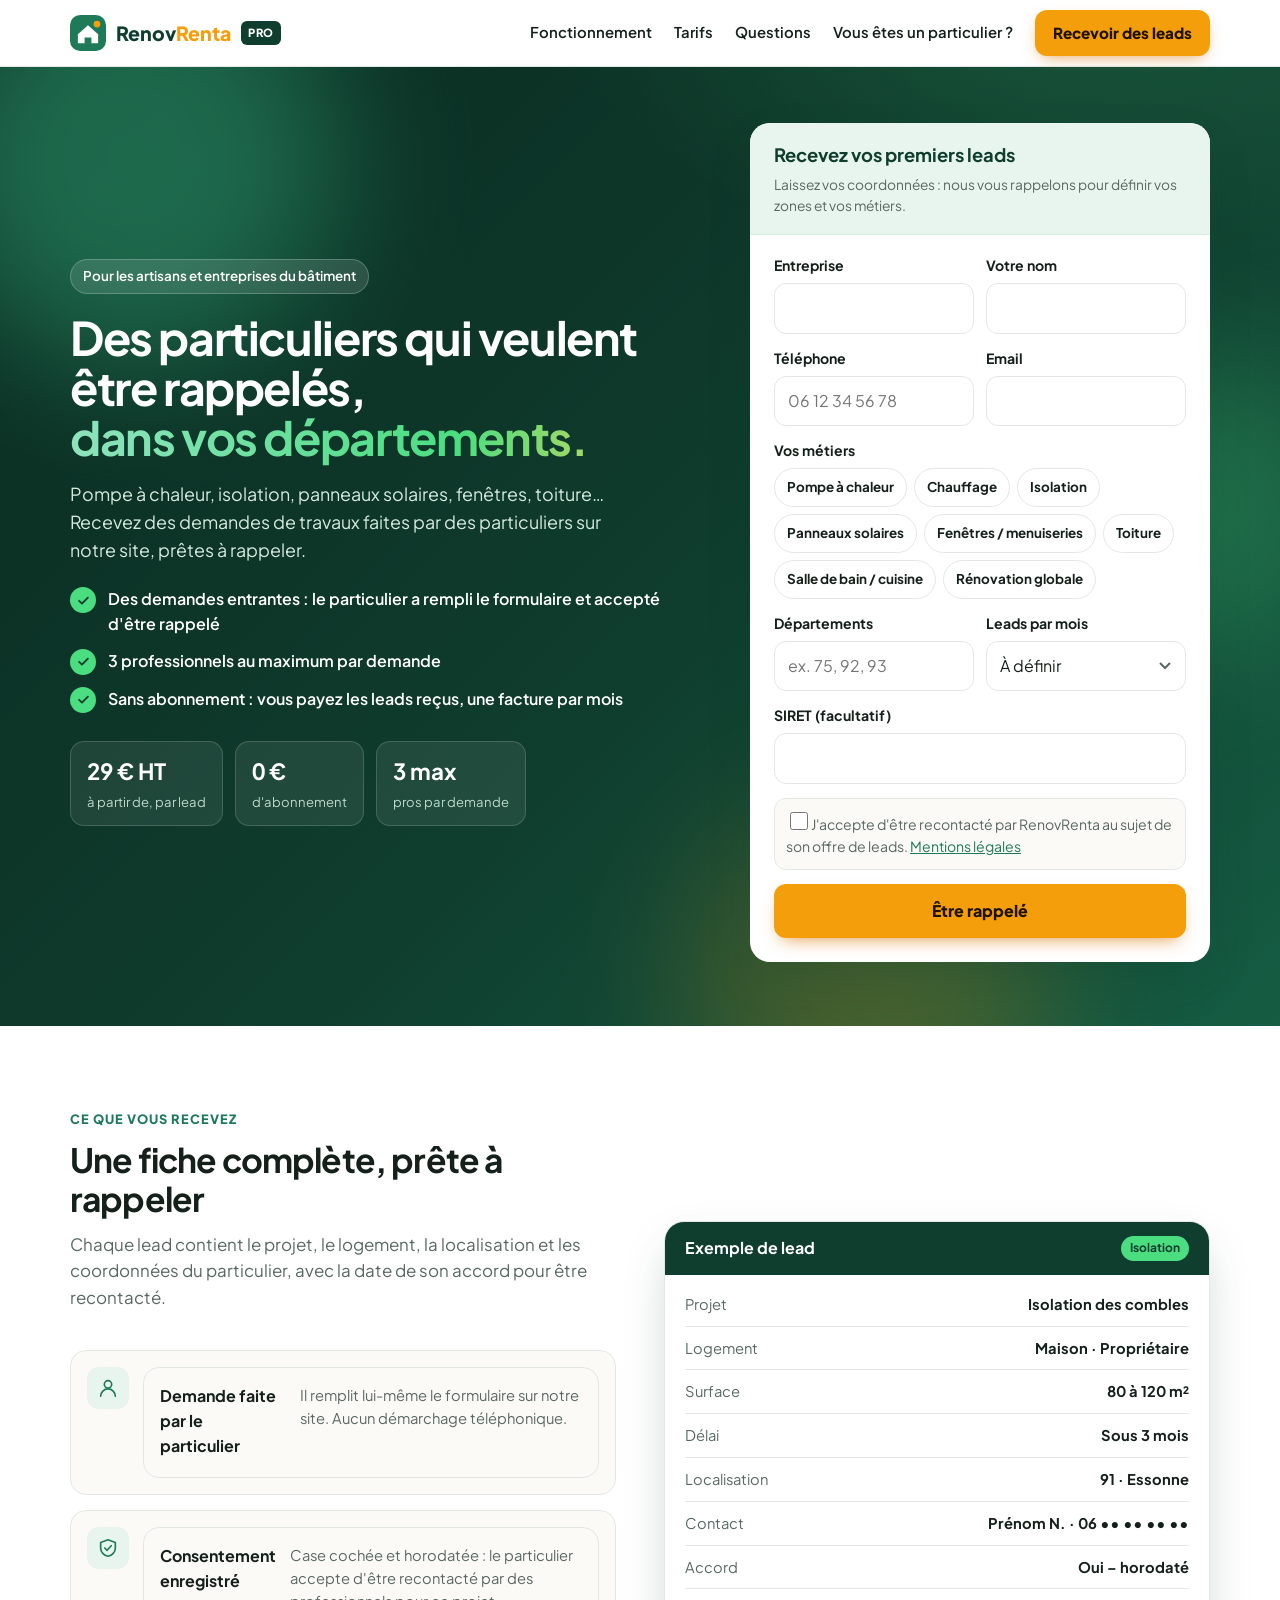
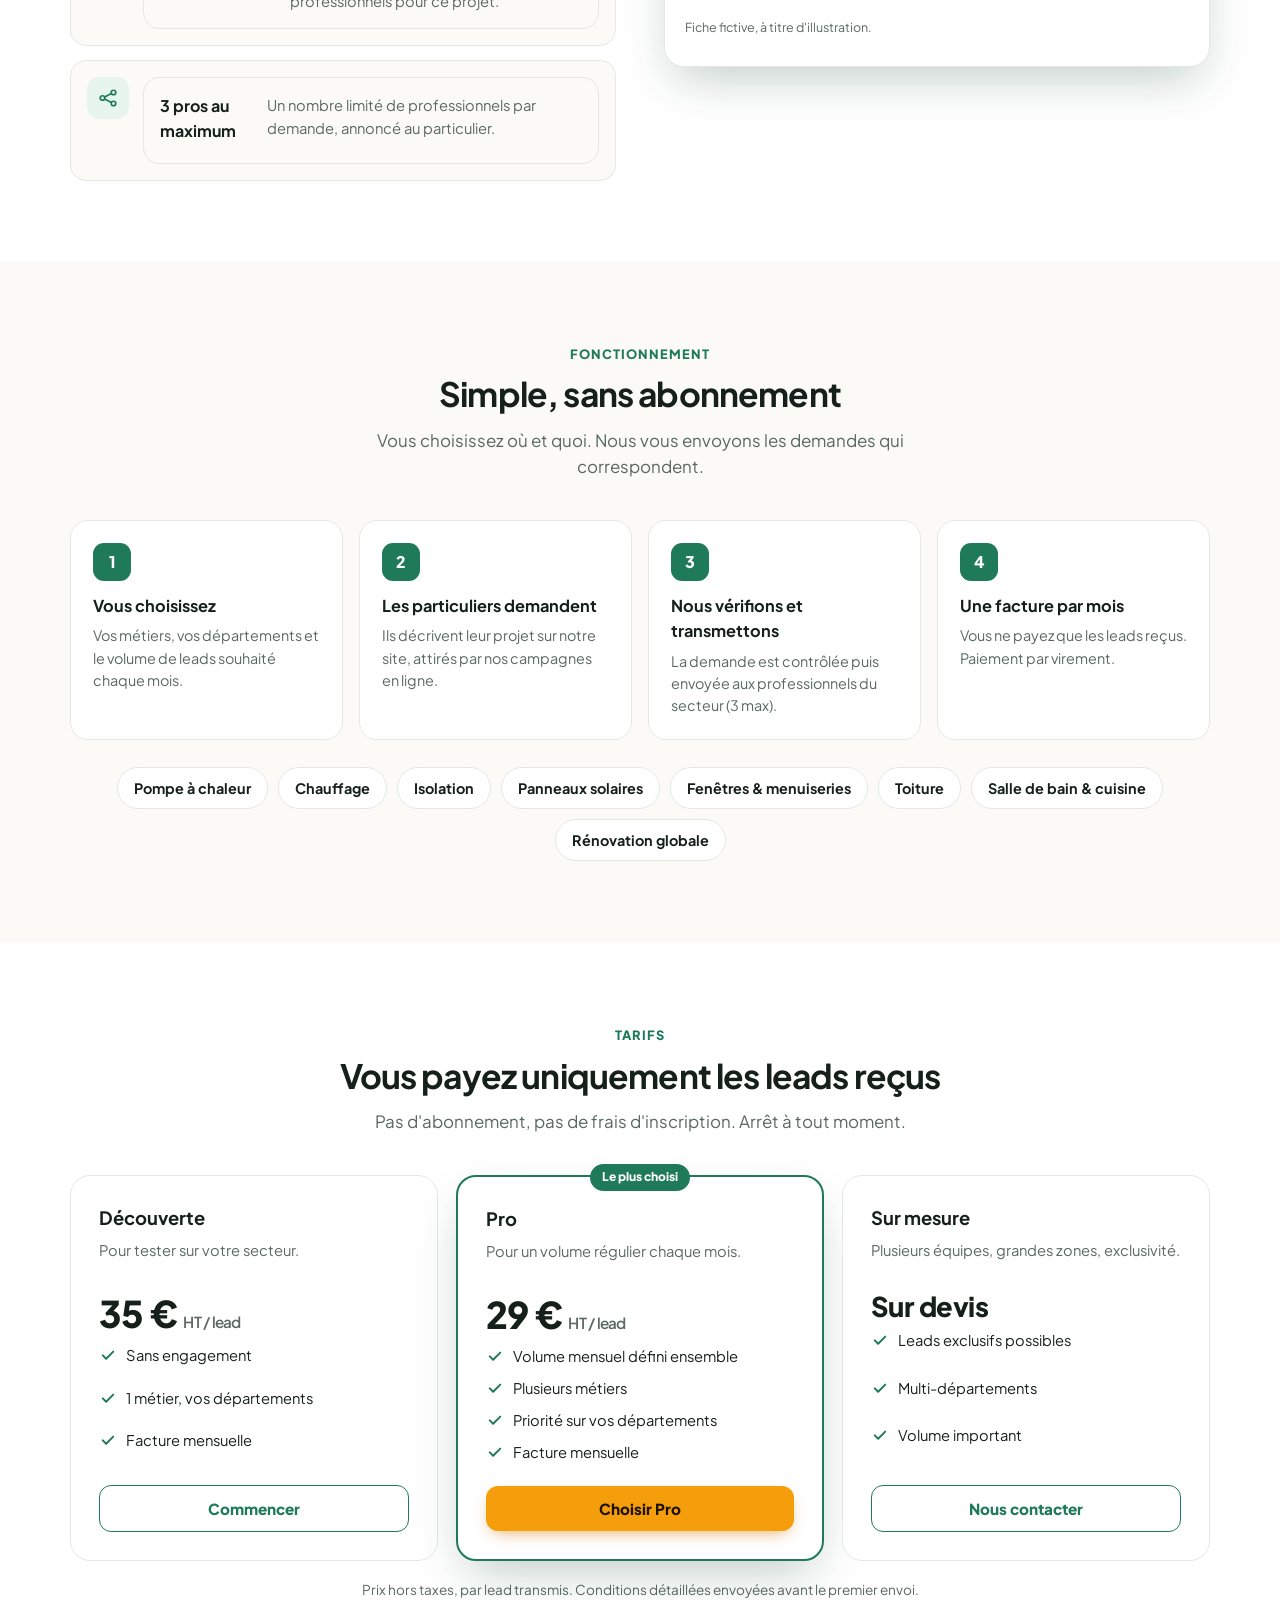
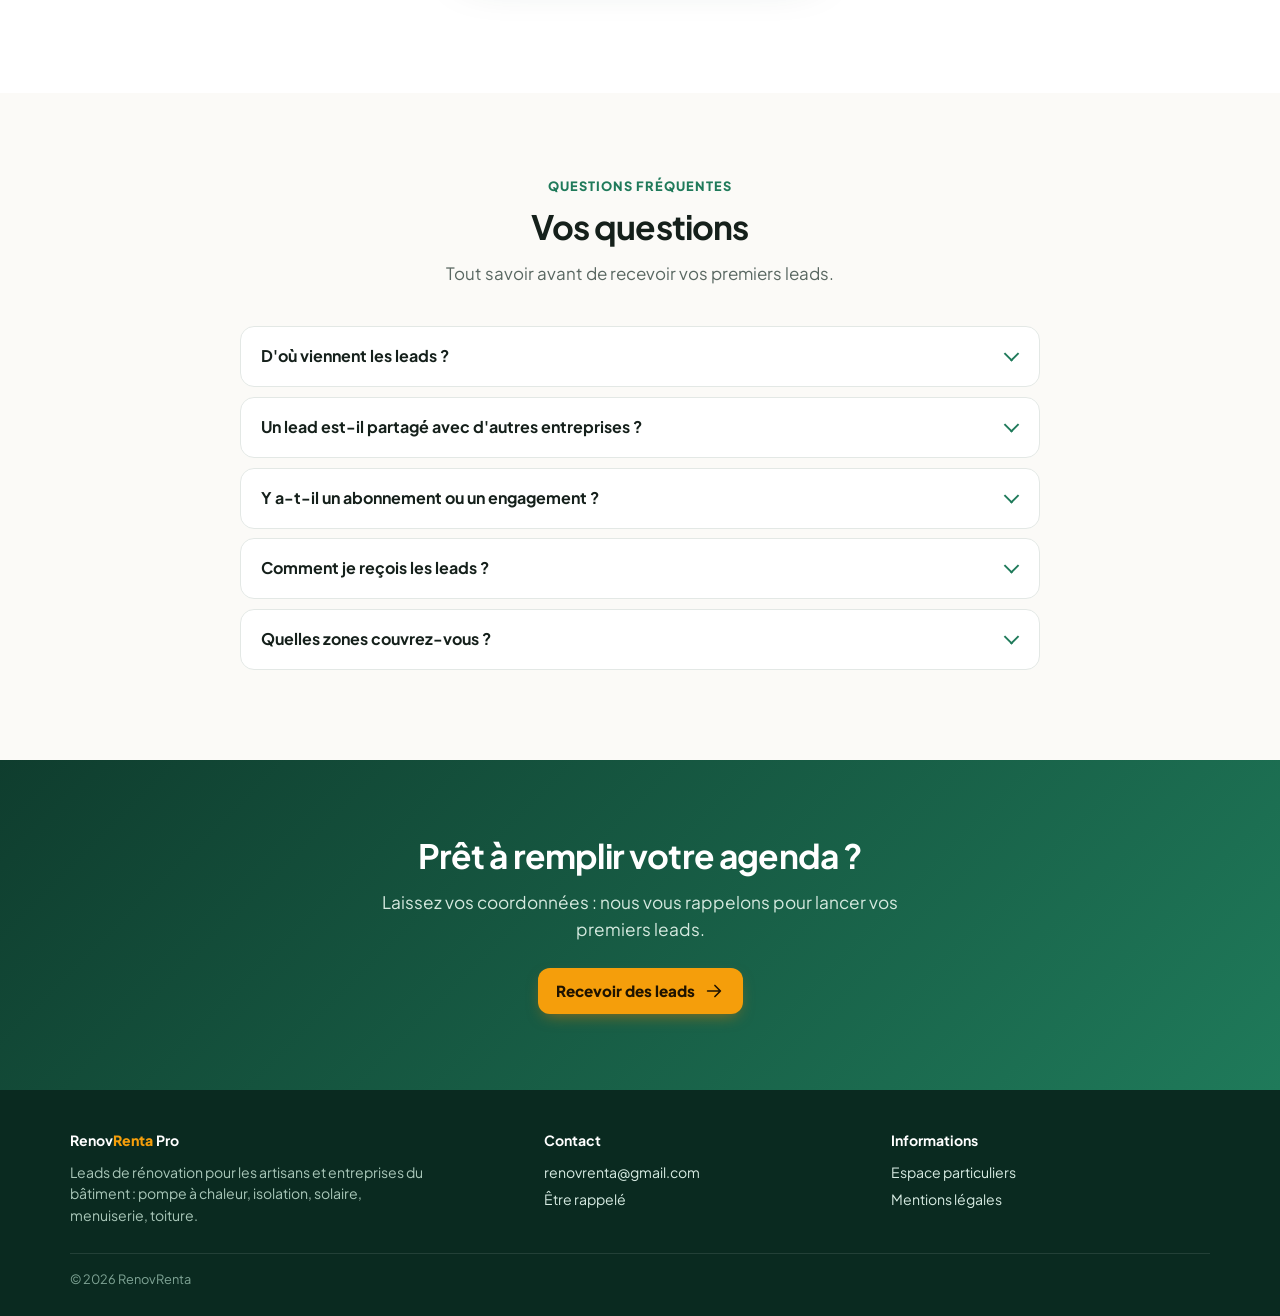
<file: artisans.html>
<!DOCTYPE html>
<html lang="fr">
<head>
<meta charset="utf-8">
<meta name="viewport" content="width=device-width, initial-scale=1, viewport-fit=cover">
<title>RenovRenta Pro – Leads rénovation pour artisans : pompe à chaleur, isolation, solaire</title>
<meta name="description" content="Recevez des demandes de particuliers qui veulent être rappelés pour leurs travaux : pompe à chaleur, isolation, panneaux solaires, fenêtres, toiture. Dans vos départements, sans abonnement, à partir de 29 € HT le lead.">
<link rel="canonical" href="https://elya1234.github.io/Leade/artisans.html">
<meta name="robots" content="index, follow">
<meta property="og:type" content="website">
<meta property="og:locale" content="fr_FR">
<meta property="og:title" content="RenovRenta Pro – Des leads rénovation dans vos départements">
<meta property="og:description" content="Des particuliers qui demandent à être rappelés pour leurs travaux. Sans abonnement, à partir de 29 € HT le lead.">
<meta property="og:url" content="https://elya1234.github.io/Leade/artisans.html">
<meta property="og:image" content="https://elya1234.github.io/Leade/og-image.png">
<meta name="twitter:card" content="summary_large_image">
<meta name="theme-color" content="#0f3d2e">
<link rel="icon" type="image/svg+xml" href="favicon.svg">
<link rel="apple-touch-icon" href="apple-touch-icon.png">
<link rel="preconnect" href="https://fonts.googleapis.com">
<link rel="preconnect" href="https://fonts.gstatic.com" crossorigin>
<link href="https://fonts.googleapis.com/css2?family=Plus+Jakarta+Sans:wght@400;500;600;700;800&display=swap" rel="stylesheet">
<style>
:root{--vert:#1f7a5a;--vert-fonce:#0f3d2e;--menthe:#e8f5ef;--menthe-2:#d3ede1;--orange:#f59e0b;--orange-fonce:#d97706;--creme:#fbfaf7;--texte:#15201b;--gris:#5a6862;--bord:#e3e8e5;--erreur:#c62828;--ombre:0 20px 50px -12px rgba(15,61,46,.28);--ombre-s:0 4px 14px rgba(15,61,46,.08);--font:"Plus Jakarta Sans",-apple-system,BlinkMacSystemFont,"Segoe UI",Roboto,Arial,sans-serif}
*{box-sizing:border-box}html{scroll-behavior:smooth;-webkit-text-size-adjust:100%}
body{margin:0;font-family:var(--font);color:var(--texte);background:var(--creme);line-height:1.55;font-size:16px;-webkit-font-smoothing:antialiased}
a{color:var(--vert)}.wrap{max-width:1180px;margin:0 auto;padding:0 20px}
svg.i{width:22px;height:22px;stroke:currentColor;fill:none;stroke-width:1.8;stroke-linecap:round;stroke-linejoin:round;flex:none}
header.top{background:rgba(255,255,255,.96);backdrop-filter:blur(8px);border-bottom:1px solid var(--bord);position:sticky;top:0;z-index:40}
header.top .wrap{display:flex;align-items:center;justify-content:space-between;height:66px;gap:12px}
.logo{display:flex;align-items:center;gap:10px;text-decoration:none;color:var(--vert-fonce);font-weight:800;font-size:1.22rem}
.logo .pro{background:var(--vert-fonce);color:#fff;font-size:.7rem;padding:3px 7px;border-radius:6px;letter-spacing:.05em}
.nav{display:flex;align-items:center;gap:22px}.nav a.l{color:var(--texte);text-decoration:none;font-weight:600;font-size:.93rem}.nav a.l:hover{color:var(--vert)}
.btn-cta{white-space:nowrap;display:inline-flex;align-items:center;gap:8px;background:var(--orange);color:#1f1300;text-decoration:none;font-weight:800;padding:11px 18px;border-radius:12px;box-shadow:0 6px 16px -6px rgba(217,119,6,.7);border:0;font-family:inherit;font-size:.95rem;cursor:pointer;transition:.15s}
.btn-cta .sm{display:none}
.btn-cta:hover{background:var(--orange-fonce);color:#fff}
.demo{display:none;background:#fff4d6;color:#6b4e00;text-align:center;padding:8px 16px;font-size:.85rem}
.hero{background:radial-gradient(900px 500px at 85% -10%,rgba(74,222,128,.18),transparent 60%),linear-gradient(135deg,#0a2a20,#0f3d2e 55%,#155c43);color:#fff}
.hero .wrap{display:grid;grid-template-columns:1fr 460px;gap:56px;align-items:center;padding-top:56px;padding-bottom:64px}
.pastille{display:inline-flex;align-items:center;gap:8px;background:rgba(255,255,255,.12);border:1px solid rgba(255,255,255,.22);padding:6px 12px;border-radius:999px;font-size:.84rem;font-weight:600}
.hero h1{font-size:2.9rem;line-height:1.08;margin:18px 0;letter-spacing:-.03em}
.hero h1 span{color:#8ee3bd}
.hero p.acc{font-size:1.12rem;color:#d5e9df;margin:0 0 24px;max-width:560px}
.plus{list-style:none;margin:0 0 28px;padding:0;display:grid;gap:12px}
.plus li{display:flex;gap:12px;align-items:flex-start;font-weight:600}
.plus .ck{width:26px;height:26px;border-radius:50%;background:#4ade80;color:var(--vert-fonce);display:grid;place-items:center;flex:none}
.plus .ck svg{width:15px;height:15px;stroke-width:3}
.chiffres{display:flex;gap:12px;flex-wrap:wrap}
.chiffres div{background:rgba(255,255,255,.08);border:1px solid rgba(255,255,255,.16);border-radius:14px;padding:12px 16px}
.chiffres b{display:block;font-size:1.4rem}.chiffres div>span{font-size:.82rem;color:#bcd9cb}
.carte{background:#fff;color:var(--texte);border-radius:20px;box-shadow:var(--ombre);overflow:hidden;scroll-margin-top:84px}
.carte-tete{background:var(--menthe);padding:18px 24px;border-bottom:1px solid var(--menthe-2)}
.carte-tete h2{margin:0;font-size:1.15rem;color:var(--vert-fonce)}.carte-tete p{margin:4px 0 0;font-size:.86rem;color:var(--gris)}
form{padding:20px 24px 24px}
.champ{margin-bottom:14px}.champ>label,.lbl{display:block;font-weight:700;font-size:.88rem;margin-bottom:6px}
.champ input[type=text],.champ input[type=tel],.champ input[type=email],.champ select,.champ textarea{width:100%;font:inherit;font-size:16px;padding:12px 13px;border:1.5px solid var(--bord);border-radius:12px;background:#fff;color:var(--texte);-webkit-appearance:none;appearance:none}
.champ select{background-image:url("data:image/svg+xml,%3Csvg xmlns='http://www.w3.org/2000/svg' width='12' height='8'%3E%3Cpath d='M1 1l5 5 5-5' stroke='%235a6862' stroke-width='2' fill='none'/%3E%3C/svg%3E");background-repeat:no-repeat;background-position:right 14px center;padding-right:36px}
.champ textarea{min-height:70px;resize:vertical}
.champ input:focus,.champ select:focus,.champ textarea:focus{outline:none;border-color:var(--vert);box-shadow:0 0 0 4px #dbf0e6}
.deux{display:grid;grid-template-columns:1fr 1fr;gap:12px}
.pills{display:flex;flex-wrap:wrap;gap:7px}.pill{position:relative}.pill input{position:absolute;opacity:0;pointer-events:none}
.pill label{display:inline-block;padding:8px 12px;border:1.5px solid var(--bord);border-radius:999px;cursor:pointer;font-weight:700;font-size:.84rem;background:#fff}
.pill input:checked+label{background:var(--vert);border-color:var(--vert);color:#fff}
.pill input:focus-visible+label{outline:3px solid #9fdcc3}
.err{color:var(--erreur);font-size:.82rem;margin-top:5px;display:none;font-weight:600}.invalide .err{display:block}.invalide input{border-color:var(--erreur)!important}
.consent{display:flex;gap:10px;align-items:flex-start;font-size:.8rem;color:var(--gris);background:var(--creme);padding:11px;border-radius:12px;border:1px solid var(--bord);cursor:pointer;font-weight:400!important}
.consent input{margin-top:2px;width:18px;height:18px;flex:none;accent-color:var(--vert)}
.btn-go{width:100%;font:inherit;font-weight:800;border:0;border-radius:12px;padding:15px;cursor:pointer;background:var(--orange);color:#1f1300;font-size:1rem;box-shadow:0 8px 18px -8px rgba(217,119,6,.8)}
.btn-go:hover{background:var(--orange-fonce);color:#fff}.btn-go[disabled]{opacity:.65}
.ok{display:none;text-align:center;padding:30px 24px}
.ok .rond{width:68px;height:68px;border-radius:50%;background:var(--menthe);color:var(--vert);display:grid;place-items:center;margin:0 auto 12px}
.hp{position:absolute;left:-9999px}
section.s{padding:80px 0}section.blanc{background:#fff}
.sur{display:inline-block;color:var(--vert);font-weight:800;font-size:.8rem;letter-spacing:.08em;text-transform:uppercase;margin-bottom:10px}
h2.titre{font-size:2.1rem;line-height:1.15;letter-spacing:-.025em;margin:0 0 14px}
p.intro{color:var(--gris);font-size:1.06rem;margin:0 0 40px;max-width:640px}
.centre{text-align:center}.centre p.intro{margin-left:auto;margin-right:auto}
.lead-ex{display:grid;grid-template-columns:1fr 1fr;gap:48px;align-items:center}
.fiche{background:#fff;border:1px solid var(--bord);border-radius:20px;box-shadow:var(--ombre);overflow:hidden}
.fiche .th{background:var(--vert-fonce);color:#fff;padding:14px 20px;display:flex;justify-content:space-between;align-items:center;font-weight:700}
.fiche .th span{background:#4ade80;color:var(--vert-fonce);font-size:.75rem;padding:3px 9px;border-radius:999px}
.fiche dl{margin:0;padding:8px 20px 16px;display:grid;grid-template-columns:auto 1fr;gap:0}
.fiche dt,.fiche dd{padding:10px 0;border-bottom:1px solid var(--bord);margin:0;font-size:.92rem}
.fiche dt{color:var(--gris);padding-right:18px}.fiche dd{font-weight:700;text-align:right}
.fiche .note{font-size:.78rem;color:var(--gris);padding:0 20px 16px}
.liste-ok{display:grid;gap:14px}
.liste-ok div{display:flex;gap:14px;background:var(--creme);border:1px solid var(--bord);border-radius:16px;padding:16px}
.liste-ok .ic{width:42px;height:42px;border-radius:12px;background:var(--menthe);color:var(--vert);display:grid;place-items:center;flex:none}
.liste-ok h3{margin:0 0 3px;font-size:1rem}.liste-ok p{margin:0;color:var(--gris);font-size:.92rem}
.etapes{display:grid;grid-template-columns:repeat(4,1fr);gap:16px;counter-reset:e}
.etapes div{background:#fff;border:1px solid var(--bord);border-radius:18px;padding:22px;position:relative}
.etapes div::before{counter-increment:e;content:counter(e);width:38px;height:38px;border-radius:11px;background:var(--vert);color:#fff;font-weight:800;display:grid;place-items:center;margin-bottom:12px}
.etapes h3{margin:0 0 6px;font-size:1.02rem}.etapes p{margin:0;color:var(--gris);font-size:.9rem}
.metiers{display:flex;flex-wrap:wrap;gap:10px;justify-content:center;margin-top:28px}
.metiers span{background:#fff;border:1px solid var(--bord);border-radius:999px;padding:9px 16px;font-weight:700;font-size:.9rem}
.prix{display:grid;grid-template-columns:repeat(3,1fr);gap:18px;align-items:stretch}
.prix>div{background:#fff;border:1px solid var(--bord);border-radius:20px;padding:28px;display:flex;flex-direction:column}
.prix .star{border:2px solid var(--vert);box-shadow:var(--ombre);position:relative}
.prix .star::before{content:"Le plus choisi";position:absolute;top:-13px;left:50%;transform:translateX(-50%);background:var(--vert);color:#fff;font-size:.75rem;font-weight:800;padding:4px 12px;border-radius:999px}
.prix h3{margin:0 0 6px;font-size:1.15rem}.prix .p{font-size:2.3rem;font-weight:800;letter-spacing:-.02em;margin:8px 0 2px}
.prix .p small{font-size:.95rem;color:var(--gris);font-weight:600}.prix .d{color:var(--gris);font-size:.92rem;margin:0 0 16px}
.prix ul{list-style:none;padding:0;margin:0 0 22px;display:grid;gap:9px;flex:1}
.prix li{display:flex;gap:9px;font-size:.92rem}.prix li svg{color:var(--vert);width:18px;height:18px;stroke-width:2.6;margin-top:2px}
.prix a{text-align:center;justify-content:center}
.prix a.sec{background:#fff;border:1.5px solid var(--vert);color:var(--vert);box-shadow:none}
.mention-prix{text-align:center;color:var(--gris);font-size:.85rem;margin-top:18px}
.faq{max-width:800px;margin:0 auto}
.faq details{background:#fff;border:1px solid var(--bord);border-radius:14px;margin-bottom:10px}
.faq summary{cursor:pointer;font-weight:700;padding:17px 50px 17px 20px;list-style:none;position:relative}
.faq summary::-webkit-details-marker{display:none}
.faq summary::after{content:"";position:absolute;right:22px;top:50%;width:9px;height:9px;border-right:2.5px solid var(--vert);border-bottom:2.5px solid var(--vert);transform:translateY(-70%) rotate(45deg);transition:.2s}
.faq details[open] summary::after{transform:translateY(-30%) rotate(-135deg)}
.faq p{margin:0;padding:0 20px 17px;color:var(--gris)}
.final{background:linear-gradient(135deg,#0f3d2e,#1f7a5a);color:#fff;text-align:center;padding:76px 0}
.final h2{color:#fff}.final p{color:#d5e9df;margin:0 auto 26px;max-width:560px;font-size:1.08rem}
footer{background:#0a2a20;color:#a9c7b9;padding:40px 0 26px;font-size:.88rem}
footer .grille{display:grid;grid-template-columns:1.4fr 1fr 1fr;gap:28px}
footer h4{color:#fff;margin:0 0 10px}
footer a,footer button.lien{color:#d7ebe2;text-decoration:none;background:none;border:0;font:inherit;cursor:pointer;padding:0;display:block;margin:6px 0;text-align:left}
footer a:hover,footer button.lien:hover{color:#fff;text-decoration:underline}
footer .bas{border-top:1px solid rgba(255,255,255,.1);margin-top:26px;padding-top:16px;font-size:.8rem;color:#7fa495}
dialog{max-width:720px;width:calc(100% - 28px);border:0;border-radius:18px;padding:0;box-shadow:var(--ombre)}
dialog::backdrop{background:rgba(5,20,14,.55)}dialog .contenu{padding:28px;max-height:74vh;overflow:auto;font-size:.93rem}
dialog h3{font-size:1rem;margin:18px 0 6px}dialog .fermer{border-top:1px solid var(--bord);padding:12px 28px;text-align:right}
@media (max-width:1020px){
  .hero .wrap,.lead-ex{grid-template-columns:1fr;gap:28px}
  .hero .wrap{padding-top:28px;padding-bottom:36px}.hero h1{font-size:2rem}
  .etapes,.prix{grid-template-columns:1fr 1fr}.nav a.l{display:none}
  footer .grille{grid-template-columns:1fr}section.s{padding:58px 0}h2.titre{font-size:1.7rem}
  .prix .star{order:-1}
}
@media (max-width:560px){
  .wrap{padding:0 16px}.etapes,.prix,.deux{grid-template-columns:1fr}
  form{padding:18px 16px 20px}.carte-tete{padding:16px}
  .btn-cta.head{padding:9px 12px;font-size:.84rem}.btn-cta .lg{display:none}.btn-cta .sm{display:inline}.chiffres{display:none}
}
</style>
<script>document.documentElement.classList.add('rr-js')</script>
<link rel="stylesheet" href="ux.css">
</head>
<body>
<svg width="0" height="0" style="position:absolute" aria-hidden="true">
  <symbol id="i-check" viewBox="0 0 24 24"><path d="M5 12.5l4.5 4.5L19 7.5"/></symbol>
  <symbol id="i-pin" viewBox="0 0 24 24"><path d="M12 21s-7-6.2-7-11.5a7 7 0 0114 0C19 14.8 12 21 12 21z"/><circle cx="12" cy="9.5" r="2.5"/></symbol>
  <symbol id="i-user" viewBox="0 0 24 24"><circle cx="12" cy="8" r="4"/><path d="M4 21a8 8 0 0116 0"/></symbol>
  <symbol id="i-shield" viewBox="0 0 24 24"><path d="M12 3l8 3v6c0 4.5-3.4 8.2-8 9-4.6-.8-8-4.5-8-9V6z"/><path d="M8.5 12l2.5 2.5 4.5-5"/></symbol>
  <symbol id="i-share" viewBox="0 0 24 24"><circle cx="6" cy="12" r="2.5"/><circle cx="18" cy="6" r="2.5"/><circle cx="18" cy="18" r="2.5"/><path d="M8.3 11l7.4-3.8M8.3 13l7.4 3.8"/></symbol>
  <symbol id="i-doc" viewBox="0 0 24 24"><path d="M6 3h8l4 4v14H6z"/><path d="M14 3v4h4M9 12h6M9 16h6"/></symbol>
  <symbol id="i-fleche" viewBox="0 0 24 24"><path d="M5 12h14M13 6l6 6-6 6"/></symbol>
</svg>

<header class="top">
  <div class="wrap">
    <a class="logo" href="artisans.html">
      <svg width="36" height="36" viewBox="0 0 32 32" aria-hidden="true"><rect width="32" height="32" rx="9" fill="#1f7a5a"/><path d="M7 17l9-8 9 8v8h-6v-5h-6v5H7z" fill="#fff"/><circle cx="24" cy="8" r="3" fill="#f59e0b"/></svg>
      <span class="nom-marque">RenovRenta</span><span class="pro">PRO</span>
    </a>
    <nav class="nav">
      <a class="l" href="#fonctionnement">Fonctionnement</a>
      <a class="l" href="#tarifs">Tarifs</a>
      <a class="l" href="#faq">Questions</a>
      <a class="l" href="index.html">Vous êtes un particulier ?</a>
      <a class="btn-cta head" href="#contact" data-cta><span class="lg">Recevoir des leads</span><span class="sm">Être rappelé</span></a>
    </nav>
  </div>
</header>
<div class="demo" id="bandeau-demo">Mode démonstration : aucune destination configurée dans config.js.</div>

<main>
<div class="hero">
  <div class="wrap">
    <div>
      <span class="pastille">Pour les artisans et entreprises du bâtiment</span>
      <h1>Des particuliers qui veulent être rappelés,<br><span>dans vos départements.</span></h1>
      <p class="acc">Pompe à chaleur, isolation, panneaux solaires, fenêtres, toiture… Recevez des demandes de travaux faites par des particuliers sur notre site, prêtes à rappeler.</p>
      <ul class="plus">
        <li><span class="ck"><svg class="i"><use href="#i-check"/></svg></span><span>Des demandes entrantes : le particulier a rempli le formulaire et accepté d'être rappelé</span></li>
        <li><span class="ck"><svg class="i"><use href="#i-check"/></svg></span><span><span class="nb-pros">3</span> professionnels au maximum par demande</span></li>
        <li><span class="ck"><svg class="i"><use href="#i-check"/></svg></span><span>Sans abonnement : vous payez les leads reçus, une facture par mois</span></li>
      </ul>
      <div class="chiffres">
        <div><b>29 € HT</b><span>à partir de, par lead</span></div>
        <div><b>0 €</b><span>d'abonnement</span></div>
        <div><b><span class="nb-pros">3</span> max</b><span>pros par demande</span></div>
      </div>
    </div>
    <div class="carte" id="contact">
      <div class="carte-tete"><h2>Recevez vos premiers leads</h2><p>Laissez vos coordonnées : nous vous rappelons pour définir vos zones et vos métiers.</p></div>
      <form id="form-artisan" novalidate>
        <div class="deux">
          <div class="champ" data-requis="entreprise"><label for="entreprise">Entreprise</label><input type="text" id="entreprise" name="entreprise" autocomplete="organization"><div class="err">Obligatoire.</div></div>
          <div class="champ" data-requis="contact"><label for="contact_nom">Votre nom</label><input type="text" id="contact_nom" name="contact" autocomplete="name"><div class="err">Obligatoire.</div></div>
        </div>
        <div class="deux">
          <div class="champ" data-requis="telephone"><label for="telephone">Téléphone</label><input type="tel" id="telephone" name="telephone" autocomplete="tel" placeholder="06 12 34 56 78"><div class="err">10 chiffres.</div></div>
          <div class="champ" data-requis="email"><label for="email">Email</label><input type="email" id="email" name="email" autocomplete="email"><div class="err">Email invalide.</div></div>
        </div>
        <div class="champ" data-requis="metiers">
          <span class="lbl">Vos métiers</span>
          <div class="pills" id="pills-metiers"></div>
          <div class="err">Choisissez au moins un métier.</div>
        </div>
        <div class="deux">
          <div class="champ" data-requis="departements"><label for="departements">Départements</label><input type="text" id="departements" name="departements" placeholder="ex. 75, 92, 93"><div class="err">Obligatoire.</div></div>
          <div class="champ"><label for="volume">Leads par mois</label><select id="volume" name="volume"><option value="">À définir</option><option>Moins de 10</option><option>10 à 30</option><option>30 à 60</option><option>Plus de 60</option></select></div>
        </div>
        <div class="champ"><label for="siret">SIRET (facultatif)</label><input type="text" id="siret" name="siret" inputmode="numeric" maxlength="17"></div>
        <div class="hp" aria-hidden="true"><input type="text" name="website" tabindex="-1" autocomplete="off"></div>
        <div class="champ" data-requis="consentement">
          <label class="consent"><input type="checkbox" id="consentement" name="consentement" value="oui"><span>J'accepte d'être recontacté par <span class="nom-marque">RenovRenta</span> au sujet de son offre de leads. <button type="button" data-ouvrir="dlg-mentions" style="background:none;border:0;padding:0;color:var(--vert);text-decoration:underline;font:inherit;cursor:pointer">Mentions légales</button></span></label>
          <div class="err">Nécessaire pour vous recontacter.</div>
        </div>
        <div class="err" id="err-envoi" style="margin-bottom:10px"></div>
        <button type="submit" class="btn-go" id="btn-envoyer">Être rappelé</button>
      </form>
      <div class="ok" id="ok">
        <div class="rond"><svg class="i" style="width:32px;height:32px;stroke-width:2.6"><use href="#i-check"/></svg></div>
        <h3 style="margin:0 0 6px">Merci, c'est noté !</h3>
        <p style="color:var(--gris);margin:0">Nous vous rappelons rapidement pour définir vos zones, vos métiers et votre volume.</p>
      </div>
    </div>
  </div>
</div>

<section class="s blanc">
  <div class="wrap lead-ex">
    <div>
      <span class="sur">Ce que vous recevez</span>
      <h2 class="titre">Une fiche complète, prête à rappeler</h2>
      <p class="intro">Chaque lead contient le projet, le logement, la localisation et les coordonnées du particulier, avec la date de son accord pour être recontacté.</p>
      <div class="liste-ok">
        <div><span class="ic"><svg class="i"><use href="#i-user"/></svg></span><div><h3>Demande faite par le particulier</h3><p>Il remplit lui-même le formulaire sur notre site. Aucun démarchage téléphonique.</p></div></div>
        <div><span class="ic"><svg class="i"><use href="#i-shield"/></svg></span><div><h3>Consentement enregistré</h3><p>Case cochée et horodatée : le particulier accepte d'être recontacté par des professionnels pour ce projet.</p></div></div>
        <div><span class="ic"><svg class="i"><use href="#i-share"/></svg></span><div><h3><span class="nb-pros">3</span> pros au maximum</h3><p>Un nombre limité de professionnels par demande, annoncé au particulier.</p></div></div>
      </div>
    </div>
    <div class="fiche">
      <div class="th">Exemple de lead <span>Isolation</span></div>
      <dl>
        <dt>Projet</dt><dd>Isolation des combles</dd>
        <dt>Logement</dt><dd>Maison · Propriétaire</dd>
        <dt>Surface</dt><dd>80 à 120 m²</dd>
        <dt>Délai</dt><dd>Sous 3 mois</dd>
        <dt>Localisation</dt><dd>91 · Essonne</dd>
        <dt>Contact</dt><dd>Prénom N. · 06 •• •• •• ••</dd>
        <dt>Accord</dt><dd>Oui – horodaté</dd>
      </dl>
      <p class="note">Fiche fictive, à titre d'illustration.</p>
    </div>
  </div>
</section>

<section class="s" id="fonctionnement">
  <div class="wrap">
    <div class="centre">
      <span class="sur">Fonctionnement</span>
      <h2 class="titre">Simple, sans abonnement</h2>
      <p class="intro">Vous choisissez où et quoi. Nous vous envoyons les demandes qui correspondent.</p>
    </div>
    <div class="etapes">
      <div><h3>Vous choisissez</h3><p>Vos métiers, vos départements et le volume de leads souhaité chaque mois.</p></div>
      <div><h3>Les particuliers demandent</h3><p>Ils décrivent leur projet sur notre site, attirés par nos campagnes en ligne.</p></div>
      <div><h3>Nous vérifions et transmettons</h3><p>La demande est contrôlée puis envoyée aux professionnels du secteur (<span class="nb-pros">3</span> max).</p></div>
      <div><h3>Une facture par mois</h3><p>Vous ne payez que les leads reçus. Paiement par virement.</p></div>
    </div>
    <div class="metiers">
      <span>Pompe à chaleur</span><span>Chauffage</span><span>Isolation</span><span>Panneaux solaires</span><span>Fenêtres &amp; menuiseries</span><span>Toiture</span><span>Salle de bain &amp; cuisine</span><span>Rénovation globale</span>
    </div>
  </div>
</section>

<section class="s blanc" id="tarifs">
  <div class="wrap">
    <div class="centre">
      <span class="sur">Tarifs</span>
      <h2 class="titre">Vous payez uniquement les leads reçus</h2>
      <p class="intro">Pas d'abonnement, pas de frais d'inscription. Arrêt à tout moment.</p>
    </div>
    <div class="prix">
      <div>
        <h3>Découverte</h3><p class="d">Pour tester sur votre secteur.</p>
        <div class="p">35 € <small>HT / lead</small></div>
        <ul><li><svg class="i"><use href="#i-check"/></svg>Sans engagement</li><li><svg class="i"><use href="#i-check"/></svg>1 métier, vos départements</li><li><svg class="i"><use href="#i-check"/></svg>Facture mensuelle</li></ul>
        <a class="btn-cta sec" href="#contact" data-cta>Commencer</a>
      </div>
      <div class="star">
        <h3>Pro</h3><p class="d">Pour un volume régulier chaque mois.</p>
        <div class="p">29 € <small>HT / lead</small></div>
        <ul><li><svg class="i"><use href="#i-check"/></svg>Volume mensuel défini ensemble</li><li><svg class="i"><use href="#i-check"/></svg>Plusieurs métiers</li><li><svg class="i"><use href="#i-check"/></svg>Priorité sur vos départements</li><li><svg class="i"><use href="#i-check"/></svg>Facture mensuelle</li></ul>
        <a class="btn-cta" href="#contact" data-cta>Choisir Pro</a>
      </div>
      <div>
        <h3>Sur mesure</h3><p class="d">Plusieurs équipes, grandes zones, exclusivité.</p>
        <div class="p" style="font-size:1.7rem">Sur devis</div>
        <ul><li><svg class="i"><use href="#i-check"/></svg>Leads exclusifs possibles</li><li><svg class="i"><use href="#i-check"/></svg>Multi-départements</li><li><svg class="i"><use href="#i-check"/></svg>Volume important</li></ul>
        <a class="btn-cta sec" href="#contact" data-cta>Nous contacter</a>
      </div>
    </div>
    <p class="mention-prix">Prix hors taxes, par lead transmis. Conditions détaillées envoyées avant le premier envoi.</p>
  </div>
</section>

<section class="s" id="faq">
  <div class="wrap">
    <div class="centre"><span class="sur">Questions fréquentes</span><h2 class="titre">Vos questions</h2><p class="intro">Tout savoir avant de recevoir vos premiers leads.</p></div>
    <div class="faq">
      <details><summary>D'où viennent les leads ?</summary><p>De particuliers qui remplissent eux-mêmes le formulaire de demande de devis sur notre site, après avoir vu nos publicités en ligne ou trouvé le site sur internet. Ils cochent une case pour accepter d'être recontactés par des professionnels.</p></details>
      <details><summary>Un lead est-il partagé avec d'autres entreprises ?</summary><p>Chaque demande est transmise à <span class="nb-pros">3</span> professionnels au maximum, comme annoncé au particulier. Des leads exclusifs sont possibles sur devis.</p></details>
      <details><summary>Y a-t-il un abonnement ou un engagement ?</summary><p>Non. Vous payez les leads reçus, sur facture mensuelle, et vous pouvez arrêter quand vous voulez.</p></details>
      <details><summary>Comment je reçois les leads ?</summary><p>Par email ou SMS, avec toutes les informations du projet et les coordonnées du particulier. Nous définissons ensemble le format qui vous convient.</p></details>
      <details><summary>Quelles zones couvrez-vous ?</summary><p>La France métropolitaine, département par département, selon les campagnes en cours. Indiquez vos départements dans le formulaire.</p></details>
    </div>
  </div>
</section>

<section class="final">
  <div class="wrap">
    <h2 class="titre">Prêt à remplir votre agenda ?</h2>
    <p>Laissez vos coordonnées : nous vous rappelons pour lancer vos premiers leads.</p>
    <a class="btn-cta" href="#contact" data-cta>Recevoir des leads <svg class="i"><use href="#i-fleche"/></svg></a>
  </div>
</section>
</main>

<footer>
  <div class="wrap">
    <div class="grille">
      <div><h4><span class="nom-marque">RenovRenta</span> Pro</h4><p style="margin:0;max-width:360px">Leads de rénovation pour les artisans et entreprises du bâtiment : pompe à chaleur, isolation, solaire, menuiserie, toiture.</p></div>
      <div><h4>Contact</h4><a data-email href="#"></a><a href="#contact">Être rappelé</a></div>
      <div><h4>Informations</h4><a href="index.html">Espace particuliers</a><button class="lien" data-ouvrir="dlg-mentions">Mentions légales</button></div>
    </div>
    <div class="bas">© <span class="annee"></span> <span class="nom-marque">RenovRenta</span></div>
  </div>
</footer>

<dialog id="dlg-mentions">
  <div class="contenu">
    <h2 style="margin-top:0">Mentions légales</h2>
    <h3>Éditeur du site</h3>
    <p><span data-legal="societe"></span><br>Siège : <span data-legal="adresse"></span><br>Email : <a data-email href="#"></a><span data-si-tel hidden> – Téléphone : <span data-legal="telephone"></span></span><br>Directeur de la publication : <span data-legal="dirigeant"></span></p>
    <h3>Hébergement</h3>
    <p><span data-legal="hebergeur"></span>.</p>
    <h3>Données des professionnels</h3>
    <p>Les informations envoyées via ce formulaire servent uniquement à vous recontacter au sujet de notre offre et à gérer la relation commerciale. Elles nous sont transmises par email via FormSubmit et, le cas échéant, enregistrées dans Google Sheets. Vous pouvez en demander l'accès, la rectification ou la suppression par email.</p>
  </div>
  <div class="fermer"><button class="btn-go" style="width:auto;padding:11px 20px" data-fermer>Fermer</button></div>
</dialog>

<script src="config.js"></script>
<script src="ux.js"></script>
<script>
const CFG = window.RENOVRENTA || {};
const SCRIPT_URL = CFG.SCRIPT_URL || '';
const modeDemo = !(window.rrPret && window.rrPret());
// Le bandeau n'apparaît qu'en aperçu local (fichier ouvert sur l'ordinateur) ou avec ?demo dans l'adresse, jamais pour les visiteurs
if (modeDemo && (location.protocol === 'file:' || /[?&]demo/.test(location.search))) document.getElementById('bandeau-demo').style.display = 'block';
if (modeDemo) console.warn('RenovRenta : ni SCRIPT_URL ni EMAIL_LEADS dans config.js.');

const METIERS = ['Pompe à chaleur', 'Chauffage', 'Isolation', 'Panneaux solaires', 'Fenêtres / menuiseries', 'Toiture', 'Salle de bain / cuisine', 'Rénovation globale'];
document.getElementById('pills-metiers').innerHTML = METIERS.map((m, i) =>
  `<span class="pill"><input type="checkbox" name="metiers" id="m${i}" value="${m}"><label for="m${i}">${m}</label></span>`).join('');

const form = document.getElementById('form-artisan');
const val = n => {
  if (n === 'metiers') return [...form.querySelectorAll('input[name=metiers]:checked')].map(x => x.value).join(', ');
  const el = form.elements[n]; if (!el) return '';
  if (el.type === 'checkbox') return el.checked ? el.value : '';
  return el.value.trim();
};
const regles = {
  entreprise: v => v.length > 1, contact: v => v.length > 1,
  telephone: v => /^0[1-9]\d{8}$/.test(v.replace(/[\s.\-()]/g, '').replace(/^\+33/, '0')),
  email: v => /^[^\s@]+@[^\s@]+\.[^\s@]{2,}$/.test(v), metiers: v => !!v, departements: v => v.length >= 2, consentement: v => v === 'oui'
};
function valider() {
  let premier = null;
  form.querySelectorAll('[data-requis]').forEach(b => {
    const ok = regles[b.dataset.requis](val(b.dataset.requis));
    b.classList.toggle('invalide', !ok); if (!ok && !premier) premier = b;
  });
  if (premier) premier.scrollIntoView({ behavior: 'smooth', block: 'center' });
  return !premier;
}
['input', 'change'].forEach(ev => form.addEventListener(ev, e => {
  const b = e.target.closest('[data-requis]');
  if (b && b.classList.contains('invalide') && regles[b.dataset.requis](val(b.dataset.requis))) b.classList.remove('invalide');
}));
form.addEventListener('submit', async e => {
  e.preventDefault(); if (!valider()) return;
  const btn = document.getElementById('btn-envoyer'), err = document.getElementById('err-envoi');
  btn.disabled = true; btn.textContent = 'Envoi…'; err.style.display = 'none';
  const p = new URLSearchParams({ formulaire: 'artisan' });
  ['entreprise', 'contact', 'telephone', 'email', 'metiers', 'departements', 'volume', 'siret', 'consentement', 'website'].forEach(n => p.append(n, val(n)));
  const u = new URLSearchParams(location.search);
  p.append('source', [u.get('utm_source'), u.get('utm_campaign')].filter(Boolean).join(' / ') || 'site pro');
  try {
    if (modeDemo && location.protocol !== 'file:') { err.textContent = 'Formulaire bientôt disponible. Écrivez-nous à ' + CFG.EMAIL + '.'; err.style.display = 'block'; btn.disabled = false; btn.textContent = 'Être rappelé'; return; }
    if (modeDemo) { console.warn('Démo', Object.fromEntries(p)); await new Promise(r => setTimeout(r, 500)); }
    else await window.rrEnvoyer(p);
    form.style.display = 'none'; document.getElementById('ok').style.display = 'block';
  } catch (x) {
    err.textContent = "L'envoi n'a pas fonctionné. Réessayez ou écrivez-nous à " + CFG.EMAIL + '.'; err.style.display = 'block';
    btn.disabled = false; btn.textContent = 'Être rappelé';
  }
});
document.querySelectorAll('[data-cta]').forEach(a => a.addEventListener('click', e => { e.preventDefault(); document.getElementById('contact').scrollIntoView({ behavior: 'smooth', block: 'start' }); }));
document.addEventListener('click', e => {
  const o = e.target.closest('[data-ouvrir]');
  if (o) { e.preventDefault(); document.getElementById(o.dataset.ouvrir).showModal(); }
  if (e.target.matches('[data-fermer]')) e.target.closest('dialog').close();
});
</script>
</body>
</html>
</file>
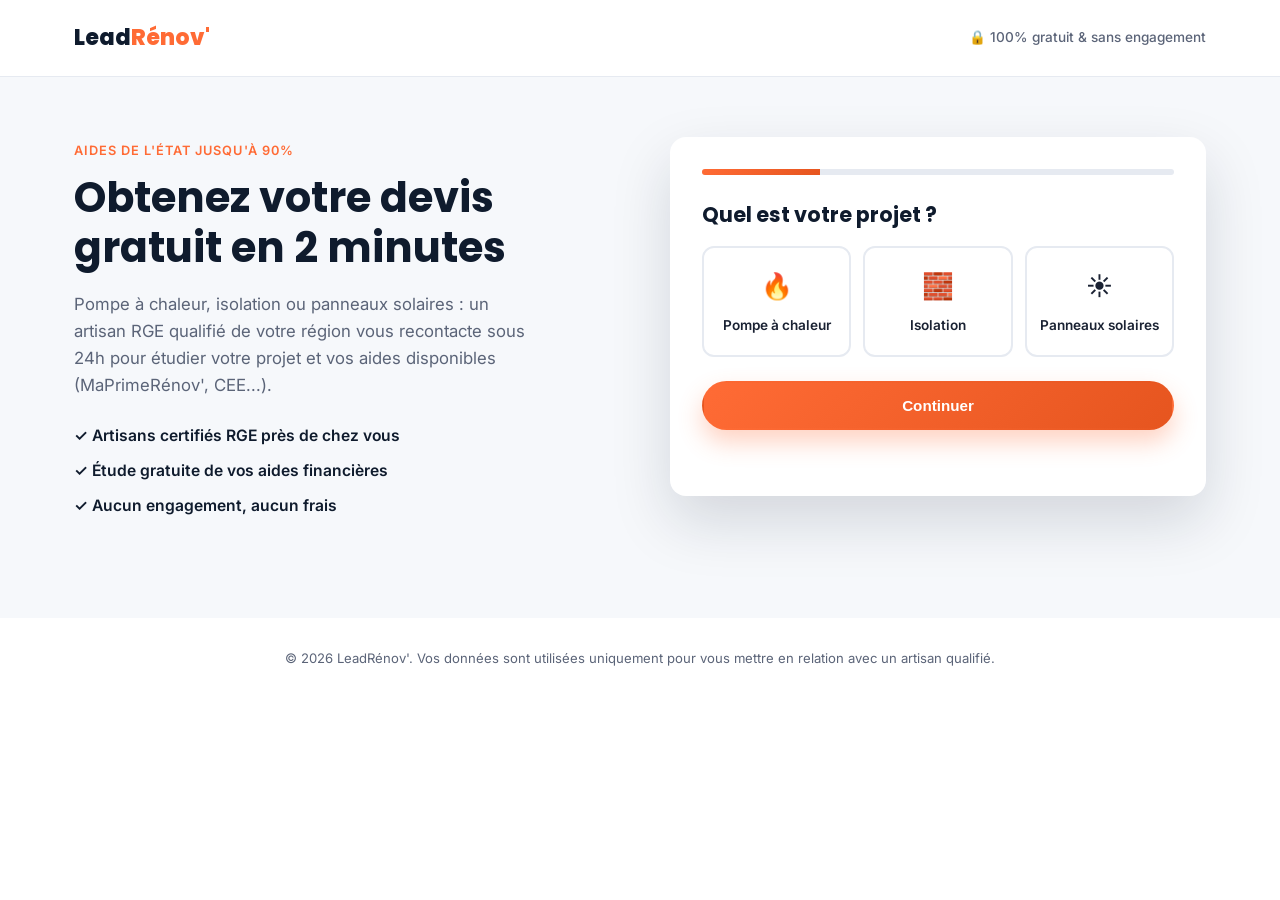
<file: demande-devis.html>
<!DOCTYPE html>
<html lang="fr">
<head>
<meta charset="UTF-8">
<meta name="viewport" content="width=device-width, initial-scale=1.0">
<title>Devis gratuit — Pompe à chaleur, Isolation &amp; Panneaux solaires</title>
<meta name="description" content="Demandez votre devis gratuit et sans engagement pour votre projet de pompe à chaleur, isolation ou panneaux solaires. Réponse d'un artisan qualifié sous 24h.">
<meta name="robots" content="noindex, follow">
<link rel="preconnect" href="https://fonts.googleapis.com">
<link href="https://fonts.googleapis.com/css2?family=Poppins:wght@400;500;600;700;800&family=Inter:wght@400;500;600&display=swap" rel="stylesheet">
<link rel="stylesheet" href="css/style.css">
<link rel="stylesheet" href="css/lead-form.css">
<link rel="icon" href="data:image/svg+xml,<svg xmlns=%22http://www.w3.org/2000/svg%22 viewBox=%220 0 100 100%22><text y=%22.9em%22 font-size=%2290%22>⚡</text></svg>">
</head>
<body>

<!-- Header minimal : on évite de distraire un visiteur venu d'une pub -->
<header class="lp-header">
  <div class="container lp-header-inner">
    <a href="index.html" class="logo">Lead<span>Rénov</span><span class="logo-dot">'</span></a>
    <span class="lp-trust">🔒 100% gratuit &amp; sans engagement</span>
  </div>
</header>

<section class="lp-hero">
  <div class="container lp-hero-inner">
    <div class="lp-hero-text">
      <p class="eyebrow">Aides de l'État jusqu'à 90%</p>
      <h1>Obtenez votre devis gratuit en 2 minutes</h1>
      <p class="lp-sub">
        Pompe à chaleur, isolation ou panneaux solaires : un artisan RGE qualifié
        de votre région vous recontacte sous 24h pour étudier votre projet et
        vos aides disponibles (MaPrimeRénov', CEE...).
      </p>
      <ul class="lp-points">
        <li>✓ Artisans certifiés RGE près de chez vous</li>
        <li>✓ Étude gratuite de vos aides financières</li>
        <li>✓ Aucun engagement, aucun frais</li>
      </ul>
    </div>

    <div class="lp-form-card">
      <div class="lp-progress">
        <div class="lp-progress-bar" id="lpProgressBar"></div>
      </div>

      <form id="leadCaptureForm" novalidate>

        <!-- Étape 1 : projet -->
        <div class="lp-step active" data-step="1">
          <h2>Quel est votre projet ?</h2>
          <div class="lp-choice-grid">
            <label class="lp-choice">
              <input type="radio" name="projet" value="Pompe à chaleur" required>
              <span class="lp-choice-icon">🔥</span>
              <span>Pompe à chaleur</span>
            </label>
            <label class="lp-choice">
              <input type="radio" name="projet" value="Isolation">
              <span class="lp-choice-icon">🧱</span>
              <span>Isolation</span>
            </label>
            <label class="lp-choice">
              <input type="radio" name="projet" value="Panneaux solaires">
              <span class="lp-choice-icon">☀️</span>
              <span>Panneaux solaires</span>
            </label>
          </div>
          <button type="button" class="btn btn-primary btn-full lp-next">Continuer</button>
        </div>

        <!-- Étape 2 : logement -->
        <div class="lp-step" data-step="2">
          <h2>Votre logement</h2>
          <div class="form-group">
            <label>Vous êtes</label>
            <div class="lp-radio-row">
              <label class="lp-radio"><input type="radio" name="statut" value="Propriétaire" required> Propriétaire</label>
              <label class="lp-radio"><input type="radio" name="statut" value="Locataire"> Locataire</label>
            </div>
          </div>
          <div class="form-group">
            <label>Type de logement</label>
            <div class="lp-radio-row">
              <label class="lp-radio"><input type="radio" name="logement" value="Maison" required> Maison</label>
              <label class="lp-radio"><input type="radio" name="logement" value="Appartement"> Appartement</label>
            </div>
          </div>
          <div class="form-group">
            <label for="codePostal">Code postal</label>
            <input type="text" id="codePostal" name="codePostal" inputmode="numeric" pattern="[0-9]{5}" maxlength="5" required placeholder="75001">
          </div>
          <div class="lp-btn-row">
            <button type="button" class="btn btn-ghost lp-prev">Retour</button>
            <button type="button" class="btn btn-primary lp-next">Continuer</button>
          </div>
        </div>

        <!-- Étape 3 : délai / budget -->
        <div class="lp-step" data-step="3">
          <h2>Votre projet</h2>
          <div class="form-group">
            <label for="delai">Sous quel délai souhaitez-vous réaliser ce projet ?</label>
            <select id="delai" name="delai" required>
              <option value="">Choisir un délai</option>
              <option value="Dès que possible">Dès que possible</option>
              <option value="1 à 3 mois">1 à 3 mois</option>
              <option value="3 à 6 mois">3 à 6 mois</option>
              <option value="Je me renseigne">Je me renseigne</option>
            </select>
          </div>
          <div class="form-group">
            <label for="budget">Budget envisagé (optionnel)</label>
            <select id="budget" name="budget">
              <option value="">Non défini</option>
              <option value="Moins de 5 000 €">Moins de 5 000 €</option>
              <option value="5 000 à 10 000 €">5 000 à 10 000 €</option>
              <option value="10 000 à 20 000 €">10 000 à 20 000 €</option>
              <option value="Plus de 20 000 €">Plus de 20 000 €</option>
            </select>
          </div>
          <div class="lp-btn-row">
            <button type="button" class="btn btn-ghost lp-prev">Retour</button>
            <button type="button" class="btn btn-primary lp-next">Continuer</button>
          </div>
        </div>

        <!-- Étape 4 : coordonnées -->
        <div class="lp-step" data-step="4">
          <h2>Vos coordonnées</h2>
          <p class="lp-step-sub">Pour recevoir votre devis gratuit et être recontacté par un artisan qualifié.</p>
          <div class="form-row">
            <div class="form-group">
              <label for="prenom">Prénom</label>
              <input type="text" id="prenom" name="prenom" required placeholder="Marie">
            </div>
            <div class="form-group">
              <label for="nom">Nom</label>
              <input type="text" id="nom" name="nom" required placeholder="Dubois">
            </div>
          </div>
          <div class="form-group">
            <label for="telephone">Téléphone</label>
            <input type="tel" id="telephone" name="telephone" required placeholder="06 12 34 56 78">
          </div>
          <div class="form-group">
            <label for="email">Email</label>
            <input type="email" id="email" name="email" required placeholder="vous@exemple.fr">
          </div>
          <div class="form-group lp-consent">
            <label class="lp-checkbox">
              <input type="checkbox" id="consent" name="consent" required>
              <span>J'accepte d'être recontacté(e) par LeadRénov' et un artisan partenaire au sujet de mon projet. Voir notre <a href="#" target="_blank" rel="noopener">politique de confidentialité</a>.</span>
            </label>
          </div>
          <input type="hidden" id="source" name="source" value="">
          <input type="hidden" id="pageUrl" name="pageUrl" value="">
          <input type="hidden" name="formType" value="lead">
          <div class="lp-btn-row">
            <button type="button" class="btn btn-ghost lp-prev">Retour</button>
            <button type="submit" class="btn btn-primary">Recevoir mon devis gratuit</button>
          </div>
        </div>

        <!-- Confirmation -->
        <div class="lp-step" data-step="5">
          <div class="lp-success">
            <div class="lp-success-icon">✅</div>
            <h2>Merci, votre demande est bien reçue !</h2>
            <p id="lpSuccessMsg">Un artisan qualifié de votre région va vous recontacter sous 24h ouvrées.</p>
          </div>
        </div>

        <p class="form-note" id="formNote" role="status"></p>
      </form>
    </div>
  </div>
</section>

<footer class="lp-footer">
  <div class="container">
    <p>&copy; <span id="year"></span> LeadRénov'. Vos données sont utilisées uniquement pour vous mettre en relation avec un artisan qualifié.</p>
  </div>
</footer>

<script src="js/config.js"></script>
<script src="js/lead-form.js"></script>
</body>
</html>
</file>
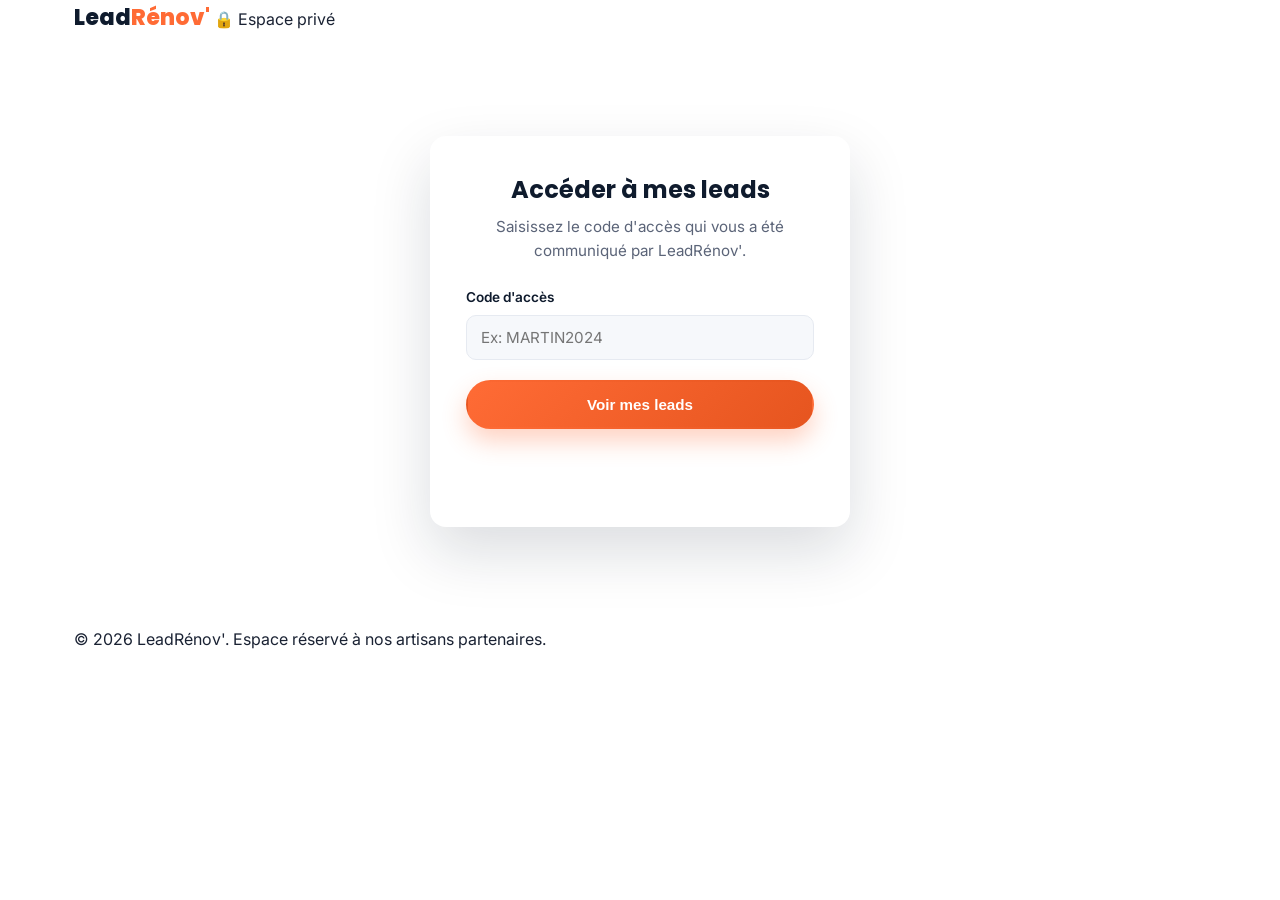
<file: espace-client.html>
<!DOCTYPE html>
<html lang="fr">
<head>
<meta charset="UTF-8">
<meta name="viewport" content="width=device-width, initial-scale=1.0">
<title>Espace client — LeadRénov'</title>
<meta name="description" content="Consultez les leads qui vous ont été attribués.">
<meta name="robots" content="noindex, nofollow">
<link rel="preconnect" href="https://fonts.googleapis.com">
<link href="https://fonts.googleapis.com/css2?family=Poppins:wght@400;500;600;700;800&family=Inter:wght@400;500;600&display=swap" rel="stylesheet">
<link rel="stylesheet" href="css/style.css">
<link rel="stylesheet" href="css/espace-client.css">
<link rel="icon" href="data:image/svg+xml,<svg xmlns=%22http://www.w3.org/2000/svg%22 viewBox=%220 0 100 100%22><text y=%22.9em%22 font-size=%2290%22>⚡</text></svg>">
</head>
<body>

<header class="lp-header">
  <div class="container lp-header-inner">
    <a href="index.html" class="logo">Lead<span>Rénov</span><span class="logo-dot">'</span></a>
    <span class="lp-trust">🔒 Espace privé</span>
  </div>
</header>

<section class="ec-section">
  <div class="container">

    <!-- Écran de connexion (si pas de code dans l'URL) -->
    <div class="ec-login" id="ecLogin">
      <div class="ec-login-card">
        <h1>Accéder à mes leads</h1>
        <p>Saisissez le code d'accès qui vous a été communiqué par LeadRénov'.</p>
        <form id="ecLoginForm">
          <div class="form-group">
            <label for="ecCode">Code d'accès</label>
            <input type="text" id="ecCode" name="ecCode" required placeholder="Ex: MARTIN2024" autocomplete="off">
          </div>
          <button type="submit" class="btn btn-primary btn-full">Voir mes leads</button>
        </form>
        <p class="form-note" id="ecLoginNote" role="status"></p>
      </div>
    </div>

    <!-- Tableau de bord (une fois le code validé) -->
    <div class="ec-dashboard" id="ecDashboard" hidden>
      <div class="ec-dashboard-head">
        <div>
          <p class="eyebrow">Espace client</p>
          <h1 id="ecTitle">Vos leads</h1>
        </div>
        <a href="espace-client.html" class="btn btn-ghost">Changer de code</a>
      </div>

      <div class="ec-status" id="ecStatus"></div>

      <div class="ec-grid" id="ecGrid"></div>

      <p class="ec-empty" id="ecEmpty" hidden>Aucun lead ne vous a encore été attribué. Revenez bientôt !</p>
    </div>

  </div>
</section>

<footer class="lp-footer">
  <div class="container">
    <p>&copy; <span id="year"></span> LeadRénov'. Espace réservé à nos artisans partenaires.</p>
  </div>
</footer>

<script src="js/config.js"></script>
<script src="js/espace-client.js"></script>
</body>
</html>
</file>
<file: ux.css>
/* RenovRenta — animations et finitions (partagé par index.html et artisans.html) */

/* Logo */
.nom-marque .rr-a{color:var(--vert-fonce)}
.nom-marque .rr-b{color:var(--orange);font-weight:800}
footer .nom-marque .rr-a,.hero .nom-marque .rr-a{color:inherit}
.logo svg{transition:transform .5s cubic-bezier(.3,1.6,.5,1)}
.logo:hover svg{transform:rotate(-8deg) scale(1.08)}

/* Barre de progression de lecture */
.rr-prog{position:fixed;top:0;left:0;right:0;height:3px;z-index:100;background:linear-gradient(90deg,#4ade80,#1f7a5a 50%,#f59e0b);transform-origin:0 50%;transform:scaleX(0);pointer-events:none}

/* En-tête qui se resserre au défilement */
header.top{transition:box-shadow .3s,background .3s}
header.top .wrap{transition:height .3s}
header.top.rr-scrolled{box-shadow:0 10px 30px -18px rgba(15,61,46,.45)}
@media (min-width:1021px){header.top.rr-scrolled .wrap{height:58px}}

/* Apparition au défilement */
.rr-js .rv{opacity:0;transform:translateY(26px);transition:opacity .75s cubic-bezier(.2,.7,.2,1),transform .75s cubic-bezier(.2,.7,.2,1);transition-delay:var(--d,0s);will-change:opacity,transform}
.rr-js .rv.rv-g{transform:translateX(-26px)}
.rr-js .rv.rv-d{transform:translateX(26px)}
.rr-js .rv.rv-z{transform:scale(.94)}
.rr-js .rv.vu{opacity:1;transform:none}

/* Hero : entrée, halos animés, titre brillant */
.hero{isolation:isolate;position:relative;overflow:hidden}
.rr-halo{position:absolute;border-radius:50%;filter:blur(70px);opacity:.45;z-index:0;pointer-events:none;animation:rr-flotte 16s ease-in-out infinite alternate}
.rr-halo.h1{width:420px;height:420px;background:#34b27f;top:-120px;left:-80px}
.rr-halo.h2{width:360px;height:360px;background:#f59e0b;opacity:.22;bottom:-140px;right:18%;animation-duration:20s;animation-delay:-6s}
.rr-halo.h3{width:300px;height:300px;background:#4ade80;opacity:.25;top:30%;right:-60px;animation-duration:18s;animation-delay:-3s}
@keyframes rr-flotte{0%{transform:translate(0,0) scale(1)}50%{transform:translate(40px,-30px) scale(1.12)}100%{transform:translate(-30px,20px) scale(.95)}}
.hero .wrap{position:relative;z-index:1}
.rr-js .hero .wrap>div:first-child>*{opacity:0;animation:rr-monte .8s cubic-bezier(.2,.7,.2,1) forwards}
.rr-js .hero .wrap>div:first-child>*:nth-child(1){animation-delay:.05s}
.rr-js .hero .wrap>div:first-child>*:nth-child(2){animation-delay:.15s}
.rr-js .hero .wrap>div:first-child>*:nth-child(3){animation-delay:.28s}
.rr-js .hero .wrap>div:first-child>*:nth-child(4){animation-delay:.4s}
.rr-js .hero .wrap>div:first-child>*:nth-child(5){animation-delay:.5s}
@keyframes rr-monte{from{opacity:0;transform:translateY(22px)}to{opacity:1;transform:none}}
.hero h1>span,.hero h1 span.rr-brille{background:linear-gradient(90deg,#8ee3bd,#4ade80 30%,#fcd34d 50%,#4ade80 70%,#8ee3bd);background-size:250% 100%;-webkit-background-clip:text;background-clip:text;color:transparent;animation:rr-brille 7s linear infinite}
.hero h1>span .nb-pros{color:inherit}
@keyframes rr-brille{from{background-position:0 0}to{background-position:-250% 0}}
.pastille .pt{animation:rr-pouls 2s ease-out infinite}
@keyframes rr-pouls{0%{box-shadow:0 0 0 0 rgba(74,222,128,.6)}100%{box-shadow:0 0 0 12px rgba(74,222,128,0)}}

/* Carte formulaire : entrée + pastilles flottantes */
.rr-zone{position:relative}
.rr-js .rr-zone .carte{animation:rr-carte .9s .25s cubic-bezier(.2,.8,.2,1) both}
@keyframes rr-carte{from{opacity:0;transform:translateY(30px) scale(.97)}to{opacity:1;transform:none}}
.rr-chip{position:absolute;z-index:2;display:flex;align-items:center;gap:8px;background:#fff;color:var(--texte);border-radius:14px;padding:10px 14px;font-size:.82rem;font-weight:700;box-shadow:0 14px 34px -10px rgba(0,0,0,.35);animation:rr-flotte-chip 5s ease-in-out infinite;white-space:nowrap}
.rr-chip i{width:26px;height:26px;border-radius:8px;display:grid;place-items:center;font-style:normal;background:var(--menthe);color:var(--vert)}
.rr-chip.c1{left:-44px;bottom:-24px}
.rr-chip.c2{right:-26px;top:-32px;animation-delay:-2.5s}
@keyframes rr-flotte-chip{0%,100%{transform:translateY(0)}50%{transform:translateY(-10px)}}
@media (max-width:1180px){.rr-chip{display:none}}

/* Tuiles et pastilles : sélection animée */
.tuile label{position:relative}
.tuile label::after{content:"";position:absolute;top:10px;right:10px;width:22px;height:22px;border-radius:50%;background:var(--vert) url("data:image/svg+xml,%3Csvg xmlns='http://www.w3.org/2000/svg' viewBox='0 0 24 24' fill='none' stroke='white' stroke-width='3.2' stroke-linecap='round' stroke-linejoin='round'%3E%3Cpath d='M5 12.5l4.5 4.5L19 7.5'/%3E%3C/svg%3E") center/14px no-repeat;transform:scale(0);transition:transform .35s cubic-bezier(.3,1.7,.5,1)}
.tuile input:checked+label::after{transform:scale(1)}
.tuile input:checked+label,.pill input:checked+label{animation:rr-pop .35s ease}
@keyframes rr-pop{0%{transform:scale(1)}40%{transform:scale(.95)}100%{transform:scale(1)}}
.tuile label .ico{transition:transform .35s cubic-bezier(.3,1.6,.5,1),background .2s,color .2s}
.tuile label:hover .ico{transform:rotate(-6deg) scale(1.08)}
.pill label{transition:background .2s,border-color .2s,color .2s,transform .15s}
.pill label:active{transform:scale(.96)}

/* Champs : validation en direct */
.champ.rr-ok input{border-color:#34b27f;background-image:url("data:image/svg+xml,%3Csvg xmlns='http://www.w3.org/2000/svg' viewBox='0 0 24 24' fill='none' stroke='%2334b27f' stroke-width='3' stroke-linecap='round' stroke-linejoin='round'%3E%3Cpath d='M5 12.5l4.5 4.5L19 7.5'/%3E%3C/svg%3E");background-repeat:no-repeat;background-position:right 12px center;background-size:18px;padding-right:38px}
.invalide input,.invalide .pills{animation:rr-secoue .4s ease}
@keyframes rr-secoue{0%,100%{transform:none}20%,60%{transform:translateX(-6px)}40%,80%{transform:translateX(6px)}}

/* Barre de progression du formulaire : reflet */
.progress span{position:relative;overflow:hidden}
.progress span::after{content:"";position:absolute;inset:0;background:linear-gradient(90deg,transparent,rgba(255,255,255,.7),transparent);transform:translateX(-100%);animation:rr-reflet 2.2s ease-in-out infinite}
@keyframes rr-reflet{to{transform:translateX(100%)}}

/* Boutons : reflet au survol, flèche qui avance, pulsation */
.btn-cta,.btn-go{position:relative;overflow:hidden;isolation:isolate}
.btn-cta::before,.btn-go::before{content:"";position:absolute;top:0;left:-60%;width:40%;height:100%;background:linear-gradient(100deg,transparent,rgba(255,255,255,.55),transparent);transform:skewX(-20deg);z-index:-1;transition:left .6s ease}
.btn-cta:hover::before,.btn-go:hover::before{left:130%}
.btn-cta svg,.btn-go svg{transition:transform .25s}
.btn-cta:hover svg,.btn-go:hover svg{transform:translateX(4px)}
.btn-cta:active,.btn-go:active{transform:scale(.98)}
.final .btn-cta,.barre-mobile .btn-cta{animation:rr-appel 2.6s ease-out infinite}
@keyframes rr-appel{0%{box-shadow:0 0 0 0 rgba(245,158,11,.55)}70%,100%{box-shadow:0 0 0 16px rgba(245,158,11,0)}}

/* Ruban défilant des travaux */
.rr-ruban{background:var(--vert-fonce);color:#cfe8dc;overflow:hidden;white-space:nowrap;border-top:1px solid rgba(255,255,255,.08);padding:13px 0;font-weight:700;font-size:.92rem;-webkit-mask-image:linear-gradient(90deg,transparent,#000 8%,#000 92%,transparent);mask-image:linear-gradient(90deg,transparent,#000 8%,#000 92%,transparent)}
.rr-ruban .piste{display:inline-flex;gap:40px;animation:rr-defile 32s linear infinite;padding-left:40px}
.rr-ruban span{display:inline-flex;align-items:center;gap:40px}
.rr-ruban span::after{content:"✦";color:var(--orange)}
.rr-ruban:hover .piste{animation-play-state:paused}
@keyframes rr-defile{to{transform:translateX(-50%)}}

/* Cartes : survol vivant */
.ct,.pq>div,.etapes .e,.etapes>div,.prix>div,.liste-ok>div,.confiance .wrap>div{transition:transform .35s cubic-bezier(.2,.7,.2,1),box-shadow .35s,border-color .35s}
.pq>div:hover,.etapes .e:hover,.etapes>div:hover,.prix>div:hover,.liste-ok>div:hover{transform:translateY(-4px);box-shadow:var(--ombre);border-color:var(--menthe-2)}
.ct .im{transition:filter .4s}
.ct:hover .im{filter:saturate(1.2) brightness(1.06)}
.ct .im .ico,.pq .ic,.confiance .ic,.liste-ok .ic{transition:transform .45s cubic-bezier(.3,1.6,.5,1)}
.ct:hover .im .ico,.pq>div:hover .ic,.confiance .wrap>div:hover .ic,.liste-ok>div:hover .ic{transform:translateY(-4px) rotate(-6deg)}
.ct .go{display:inline-block;transition:transform .25s}
.ct:hover .go{transform:translateX(5px)}
.photo{transition:transform .6s cubic-bezier(.2,.7,.2,1)}
.photo:hover{transform:scale(1.015)}
.photo .badge{animation:rr-flotte-chip 5s ease-in-out infinite}

/* FAQ : ouverture douce */
.faq details[open] p{animation:rr-deroule .4s ease}
@keyframes rr-deroule{from{opacity:0;transform:translateY(-6px)}to{opacity:1;transform:none}}
.faq summary{transition:color .2s}
.faq summary:hover{color:var(--vert)}

/* Écran de remerciement : coche dessinée + confettis */
.merci .rond,.ok .rond{position:relative;animation:rr-rond .6s cubic-bezier(.3,1.6,.5,1) both}
@keyframes rr-rond{from{transform:scale(0)}to{transform:scale(1)}}
.merci .rond svg path,.ok .rond svg path{stroke-dasharray:24;stroke-dashoffset:24;animation:rr-trace .5s .35s ease forwards}
@keyframes rr-trace{to{stroke-dashoffset:0}}
.rr-confetti{position:absolute;left:50%;top:50%;width:8px;height:12px;border-radius:2px;pointer-events:none;animation:rr-confetti 1.1s cubic-bezier(.2,.7,.3,1) forwards}
@keyframes rr-confetti{0%{transform:translate(-50%,-50%) rotate(0);opacity:1}100%{transform:translate(calc(-50% + var(--x)),calc(-50% + var(--y))) rotate(var(--r));opacity:0}}
.merci ol li{opacity:0;animation:rr-monte .5s ease forwards}
.merci ol li:nth-child(1){animation-delay:.5s}.merci ol li:nth-child(2){animation-delay:.65s}.merci ol li:nth-child(3){animation-delay:.8s}

/* Compteurs */
.rr-compte{font-variant-numeric:tabular-nums}

@media (prefers-reduced-motion:reduce){
  *,*::before,*::after{animation:none!important;transition:none!important}
  .rr-js .rv,.rr-js .hero .wrap>div:first-child>*,.merci ol li{opacity:1!important;transform:none!important}
  .rr-halo{display:none}
}

/* ===================== Téléphones et iPhone (Safari) ===================== */
body{-webkit-tap-highlight-color:transparent}
header.top{-webkit-backdrop-filter:saturate(1.4) blur(8px)}
/* Les colonnes ne doivent jamais dépasser l'écran */
.hero .wrap>*,.lead-ex>*,.cm>*,.aides>*,.cartes-t>*,.prix>*,.pq>*,.etapes>*,.deux>*,.tuiles>*,.confiance .wrap>*,footer .grille>*{min-width:0}
.fiche dd,.fiche dt{overflow-wrap:anywhere}
.liste-ok>*,.liste-ok>div>div,.etapes .e>div,.plus li>span{min-width:0;overflow-wrap:break-word}
/* Texte en dégradé : rendu fiable sur Safari */
.hero h1>span{-webkit-text-fill-color:transparent;-webkit-box-decoration-break:clone;box-decoration-break:clone}
/* Effets de survol uniquement avec une souris (évite les cartes « bloquées » après un toucher sur iPhone) */
@media (hover:none){
  .pq>div:hover,.etapes .e:hover,.etapes>div:hover,.prix>div:hover,.liste-ok>div:hover,.ct:hover,.tuile label:hover,.photo:hover{transform:none;box-shadow:none}
  .ct:hover .im .ico,.pq>div:hover .ic,.confiance .wrap>div:hover .ic,.liste-ok>div:hover .ic,.tuile label:hover .ico{transform:none}
  .btn-cta:hover::before,.btn-go:hover::before{left:-60%}
  .tuile label:active{transform:scale(.97)}
}
/* Fenêtres légales sur anciens iPhone */
dialog.rr-poly[open]{position:fixed;top:50%;left:50%;transform:translate(-50%,-50%);z-index:300;margin:0;max-height:88vh}
.rr-voile{position:fixed;inset:0;background:rgba(5,20,14,.55);z-index:299}
/* Mise en page compacte sur téléphone : le formulaire arrive plus vite */
@media (max-width:480px){
  .infobar{font-size:.72rem;padding:6px 10px}
  .infobar .long{display:none}
  header.top .wrap{height:58px}
  .logo{font-size:1.08rem;gap:8px}
  .logo svg{width:30px;height:30px}
  .hero .pastille{display:none}
  .hero h1{font-size:1.72rem;line-height:1.12;margin:4px 0 8px}
  .hero p.accroche,.hero p.acc{font-size:.95rem;line-height:1.5}
  .carte{border-radius:16px}
  .q{font-size:1.05rem}
  .tuiles{gap:8px}
  .tuile label{min-height:78px;padding:11px;font-size:.84rem;gap:6px}
  .tuile label .ico{width:34px;height:34px}
  .tuile label::after{top:8px;right:8px;width:20px;height:20px}
  .pill label{padding:9px 13px}
  .actions .btn-go{font-size:.95rem}
  .rr-ruban{font-size:.82rem;padding:10px 0}
  section.s{padding:48px 0}
  h2.titre{font-size:1.5rem}
  p.intro{font-size:.98rem;margin-bottom:26px}
  .aides{border-radius:18px;padding:26px 18px}
  .final .wrap{padding-top:56px;padding-bottom:56px}
  .fiche dl{grid-template-columns:1fr}
  .fiche dd{text-align:left;padding-top:0}
  .fiche dt{border-bottom:0;padding-bottom:2px;font-size:.8rem}
  footer{padding-bottom:calc(90px + env(safe-area-inset-bottom))}
}
@media (max-width:350px){
  .liste-ok>div{padding:12px;gap:10px}
  .liste-ok .ic{width:36px;height:36px}
  .liste-ok p,.etapes p,.pq p{-webkit-hyphens:auto;hyphens:auto}
  .tuiles{grid-template-columns:1fr 1fr}
  .tuile label{font-size:.8rem;min-height:74px}
  .btn-cta.head{padding:8px 10px;font-size:.78rem}
  .logo small{display:none}
}
</file>
<file: css/style.css>
:root {
  --orange: #ff6b35;
  --orange-dark: #e6551f;
  --green: #21a179;
  --blue: #2b6cb0;
  --navy: #0f1b2d;
  --navy-light: #16243b;
  --ink: #1a2233;
  --muted: #5b6478;
  --bg: #ffffff;
  --bg-alt: #f6f8fb;
  --border: #e6eaf1;
  --radius: 16px;
  --shadow: 0 10px 30px rgba(15, 27, 45, 0.08);
  --shadow-lg: 0 25px 60px rgba(15, 27, 45, 0.15);
  --font-head: 'Poppins', sans-serif;
  --font-body: 'Inter', sans-serif;
}

* { box-sizing: border-box; margin: 0; padding: 0; }

html { scroll-behavior: smooth; }

body {
  font-family: var(--font-body);
  color: var(--ink);
  background: var(--bg);
  line-height: 1.6;
  -webkit-font-smoothing: antialiased;
}

img { max-width: 100%; display: block; }

.container {
  width: 100%;
  max-width: 1180px;
  margin: 0 auto;
  padding: 0 24px;
}

h1, h2, h3, h4 { font-family: var(--font-head); font-weight: 700; color: var(--navy); line-height: 1.2; }

a { text-decoration: none; color: inherit; }

ul { list-style: none; }

.eyebrow {
  display: inline-block;
  font-size: 0.8rem;
  font-weight: 600;
  letter-spacing: 0.08em;
  text-transform: uppercase;
  color: var(--orange);
  margin-bottom: 12px;
}
.eyebrow.center { display: block; text-align: center; }

.section-head { max-width: 640px; margin: 0 auto 48px; text-align: center; }
.section-head h2 { font-size: clamp(1.7rem, 3vw, 2.4rem); margin-bottom: 12px; }
.section-sub { color: var(--muted); font-size: 1.05rem; }

/* Buttons */
.btn {
  display: inline-flex;
  align-items: center;
  justify-content: center;
  gap: 8px;
  padding: 14px 28px;
  border-radius: 999px;
  font-weight: 600;
  font-size: 0.95rem;
  cursor: pointer;
  border: 2px solid transparent;
  transition: transform 0.2s ease, box-shadow 0.2s ease, background 0.2s ease, color 0.2s ease;
}
.btn-primary {
  background: linear-gradient(135deg, var(--orange), var(--orange-dark));
  color: #fff;
  box-shadow: 0 12px 24px rgba(255, 107, 53, 0.3);
}
.btn-primary:hover { transform: translateY(-2px); box-shadow: 0 16px 30px rgba(255, 107, 53, 0.4); }
.btn-ghost { background: transparent; color: var(--navy); border-color: var(--border); }
.btn-ghost:hover { border-color: var(--navy); }
.btn-outline { background: transparent; color: var(--orange); border-color: var(--orange); width: 100%; }
.btn-outline:hover { background: var(--orange); color: #fff; }
.btn-full { width: 100%; }

/* Header */
.site-header {
  position: sticky;
  top: 0;
  z-index: 100;
  background: rgba(255, 255, 255, 0.85);
  backdrop-filter: blur(12px);
  border-bottom: 1px solid var(--border);
}
.header-inner { display: flex; align-items: center; justify-content: space-between; height: 76px; }
.logo { font-family: var(--font-head); font-weight: 800; font-size: 1.4rem; color: var(--navy); }
.logo span { color: var(--orange); }
.logo-dot { color: var(--navy); }
.nav { display: flex; align-items: center; gap: 32px; }
.nav a { font-weight: 500; color: var(--ink); font-size: 0.95rem; transition: color 0.2s; }
.nav a:hover { color: var(--orange); }
.nav-cta {
  background: var(--navy);
  color: #fff !important;
  padding: 10px 20px;
  border-radius: 999px;
}
.nav-cta:hover { background: var(--orange) !important; }
.burger { display: none; flex-direction: column; gap: 5px; background: none; border: none; cursor: pointer; }
.burger span { width: 24px; height: 2px; background: var(--navy); }

/* Hero */
.hero { position: relative; overflow: hidden; padding: 90px 0 60px; }
.hero-bg {
  position: absolute;
  inset: 0;
  background:
    radial-gradient(circle at 85% 15%, rgba(255, 107, 53, 0.12), transparent 45%),
    radial-gradient(circle at 10% 80%, rgba(33, 161, 121, 0.10), transparent 40%),
    var(--bg-alt);
  z-index: -1;
}
.hero-inner { display: grid; grid-template-columns: 1.1fr 0.9fr; gap: 48px; align-items: center; }
.hero-text h1 { font-size: clamp(2.2rem, 4vw, 3.4rem); margin-bottom: 20px; }
.highlight { color: var(--orange); }
.hero-sub { color: var(--muted); font-size: 1.1rem; max-width: 520px; margin-bottom: 32px; }
.hero-actions { display: flex; gap: 16px; flex-wrap: wrap; margin-bottom: 48px; }
.hero-stats { display: flex; gap: 40px; flex-wrap: wrap; }
.stat { display: flex; flex-direction: column; }
.stat-num { font-family: var(--font-head); font-size: 2rem; font-weight: 800; color: var(--navy); }
.stat-label { font-size: 0.85rem; color: var(--muted); }

.hero-visual { position: relative; height: 420px; }
.hero-orb {
  position: absolute;
  width: 320px; height: 320px;
  border-radius: 50%;
  background: linear-gradient(135deg, rgba(255,107,53,0.25), rgba(33,161,121,0.2));
  filter: blur(10px);
  top: 30%; left: 20%;
  z-index: -1;
}
.hero-card {
  position: absolute;
  display: flex;
  align-items: center;
  gap: 14px;
  background: #fff;
  border-radius: 14px;
  padding: 16px 18px;
  box-shadow: var(--shadow-lg);
  width: 250px;
  animation: floaty 5s ease-in-out infinite;
}
.hero-card strong { display: block; font-size: 0.95rem; color: var(--navy); }
.hero-card span { font-size: 0.8rem; color: var(--muted); }
.hero-card-icon { font-size: 1.6rem; }
.card-1 { top: 0; right: 20px; animation-delay: 0s; }
.card-2 { top: 42%; left: 0; animation-delay: 1.2s; }
.card-3 { bottom: 10px; right: 40px; animation-delay: 2.4s; }
@keyframes floaty {
  0%, 100% { transform: translateY(0); }
  50% { transform: translateY(-12px); }
}

/* Trustbar */
.trustbar { padding: 28px 0; border-top: 1px solid var(--border); border-bottom: 1px solid var(--border); }
.trustbar-inner { display: flex; align-items: center; gap: 32px; flex-wrap: wrap; justify-content: space-between; }
.trustbar p { color: var(--muted); font-size: 0.9rem; white-space: nowrap; }
.trustbar-logos { display: flex; gap: 28px; flex-wrap: wrap; }
.trustbar-logos span { font-weight: 700; color: var(--navy); opacity: 0.5; font-size: 0.95rem; }

/* Services */
.services { padding: 100px 0; }
.service-grid { display: grid; grid-template-columns: repeat(3, 1fr); gap: 28px; }
.service-card {
  background: var(--bg-alt);
  border-radius: var(--radius);
  padding: 36px 28px;
  border: 1px solid var(--border);
  transition: transform 0.25s ease, box-shadow 0.25s ease;
}
.service-card:hover { transform: translateY(-6px); box-shadow: var(--shadow); }
.service-icon {
  width: 56px; height: 56px;
  border-radius: 14px;
  display: flex; align-items: center; justify-content: center;
  font-size: 1.6rem;
  margin-bottom: 20px;
}
.icon-orange { background: rgba(255, 107, 53, 0.12); }
.icon-green { background: rgba(33, 161, 121, 0.12); }
.icon-blue { background: rgba(43, 108, 176, 0.12); }
.service-card h3 { font-size: 1.3rem; margin-bottom: 10px; }
.service-card p { color: var(--muted); margin-bottom: 18px; }
.service-list li { position: relative; padding-left: 22px; color: var(--ink); font-size: 0.92rem; margin-bottom: 8px; }
.service-list li::before { content: "✓"; position: absolute; left: 0; color: var(--green); font-weight: 700; }

/* Comment ca marche */
.comment { padding: 100px 0; background: var(--navy); color: #fff; }
.comment .section-head h2, .comment .eyebrow { color: #fff; }
.comment .eyebrow { color: var(--orange); }
.comment .section-sub { color: rgba(255,255,255,0.65); }
.steps { display: grid; grid-template-columns: repeat(4, 1fr); gap: 24px; }
.step {
  background: rgba(255,255,255,0.05);
  border: 1px solid rgba(255,255,255,0.1);
  border-radius: var(--radius);
  padding: 28px 22px;
  position: relative;
}
.step-num {
  width: 40px; height: 40px;
  border-radius: 50%;
  background: var(--orange);
  color: #fff;
  display: flex; align-items: center; justify-content: center;
  font-family: var(--font-head); font-weight: 700;
  margin-bottom: 18px;
}
.step h3 { color: #fff; font-size: 1.05rem; margin-bottom: 8px; }
.step p { color: rgba(255,255,255,0.65); font-size: 0.92rem; }

/* Avantages */
.avantages { padding: 100px 0; }
.avantages-inner { display: grid; grid-template-columns: 0.8fr 1.2fr; gap: 60px; align-items: center; }
.avantages-visual { position: relative; height: 340px; }
.avantages-blob {
  position: absolute;
  inset: 0;
  border-radius: 40px;
  background: linear-gradient(135deg, var(--orange), var(--green));
  opacity: 0.15;
}
.avantages-card {
  position: absolute;
  bottom: 30px; left: 30px;
  background: #fff;
  border-radius: var(--radius);
  box-shadow: var(--shadow-lg);
  padding: 24px;
  max-width: 240px;
}
.avantages-emoji { font-size: 1.8rem; display: block; margin-bottom: 8px; }
.avantages-card strong { display: block; margin-bottom: 6px; color: var(--navy); }
.avantages-card p { font-size: 0.85rem; color: var(--muted); }
.avantage-item { display: flex; gap: 16px; margin-bottom: 24px; }
.avantage-check {
  flex-shrink: 0;
  width: 30px; height: 30px;
  border-radius: 50%;
  background: rgba(33,161,121,0.12);
  color: var(--green);
  display: flex; align-items: center; justify-content: center;
  font-weight: 700;
}
.avantage-item h4 { font-size: 1.05rem; margin-bottom: 4px; }
.avantage-item p { color: var(--muted); font-size: 0.92rem; }

/* Tarifs */
.tarifs { padding: 100px 0; background: var(--bg-alt); }
.pricing-grid { display: grid; grid-template-columns: repeat(3, 1fr); gap: 28px; align-items: stretch; }
.price-card {
  background: #fff;
  border-radius: var(--radius);
  border: 1px solid var(--border);
  padding: 36px 28px;
  display: flex;
  flex-direction: column;
  position: relative;
}
.price-card.featured { border: 2px solid var(--orange); box-shadow: var(--shadow-lg); transform: scale(1.03); }
.badge {
  position: absolute;
  top: -14px; left: 50%;
  transform: translateX(-50%);
  background: var(--orange);
  color: #fff;
  font-size: 0.75rem;
  font-weight: 700;
  padding: 6px 16px;
  border-radius: 999px;
}
.price-card h3 { font-size: 1.2rem; margin-bottom: 12px; }
.price { font-family: var(--font-head); font-size: 1.6rem; font-weight: 800; color: var(--navy); margin-bottom: 24px; }
.price span { color: var(--orange); }
.price small { font-size: 0.9rem; font-weight: 500; color: var(--muted); }
.price-card ul { margin-bottom: 28px; flex-grow: 1; }
.price-card li { padding: 8px 0; color: var(--ink); font-size: 0.92rem; border-bottom: 1px solid var(--border); }
.price-card li:last-child { border: none; }

/* Temoignages */
.temoignages { padding: 100px 0; }
.temoignage-grid { display: grid; grid-template-columns: repeat(3, 1fr); gap: 28px; }
.temoignage-card {
  background: var(--bg-alt);
  border-radius: var(--radius);
  border: 1px solid var(--border);
  padding: 28px;
}
.temoignage-card p { color: var(--ink); margin-bottom: 22px; font-size: 0.95rem; }
.temoignage-auteur { display: flex; align-items: center; gap: 12px; }
.avatar {
  width: 42px; height: 42px;
  border-radius: 50%;
  background: linear-gradient(135deg, var(--orange), var(--green));
  color: #fff;
  display: flex; align-items: center; justify-content: center;
  font-weight: 700; font-size: 0.85rem;
}
.temoignage-auteur strong { display: block; font-size: 0.92rem; }
.temoignage-auteur span { font-size: 0.8rem; color: var(--muted); }

/* Contact */
.contact { padding: 100px 0; background: var(--navy); color: #fff; }
.contact-inner { display: grid; grid-template-columns: 0.9fr 1.1fr; gap: 60px; }
.contact-text .eyebrow { color: var(--orange); }
.contact-text h2 { color: #fff; font-size: clamp(1.7rem, 3vw, 2.2rem); margin-bottom: 16px; }
.contact-text p { color: rgba(255,255,255,0.7); margin-bottom: 28px; }
.contact-points li { padding: 8px 0; font-size: 0.95rem; color: rgba(255,255,255,0.85); }

.contact-form {
  background: #fff;
  border-radius: var(--radius);
  padding: 32px;
  box-shadow: var(--shadow-lg);
}
.form-row { display: grid; grid-template-columns: 1fr 1fr; gap: 16px; }
.form-group { margin-bottom: 18px; }
.form-group label { display: block; font-size: 0.85rem; font-weight: 600; color: var(--navy); margin-bottom: 6px; }
.form-group input, .form-group select, .form-group textarea {
  width: 100%;
  padding: 12px 14px;
  border-radius: 10px;
  border: 1px solid var(--border);
  font-family: var(--font-body);
  font-size: 0.95rem;
  color: var(--ink);
  background: var(--bg-alt);
}
.form-group input:focus, .form-group select:focus, .form-group textarea:focus {
  outline: none;
  border-color: var(--orange);
  background: #fff;
}
.form-note { margin-top: 14px; text-align: center; font-size: 0.9rem; font-weight: 600; min-height: 20px; }
.form-note.success { color: var(--green); }
.form-note.error { color: var(--orange-dark); }

/* Footer */
.site-footer { background: #0b1522; color: rgba(255,255,255,0.7); padding: 70px 0 24px; }
.footer-inner { display: grid; grid-template-columns: 1.2fr repeat(5, 1fr); gap: 28px; padding-bottom: 48px; border-bottom: 1px solid rgba(255,255,255,0.08); }
.footer-brand p { margin-top: 14px; font-size: 0.9rem; max-width: 260px; }
.footer-col h4 { color: #fff; font-size: 0.95rem; margin-bottom: 16px; }
.footer-col a { display: block; font-size: 0.9rem; margin-bottom: 10px; color: rgba(255,255,255,0.7); transition: color 0.2s; }
.footer-col a:hover { color: var(--orange); }
.footer-bottom { display: flex; justify-content: space-between; padding-top: 24px; font-size: 0.82rem; flex-wrap: wrap; gap: 10px; }

/* Responsive */
@media (max-width: 960px) {
  .hero-inner, .avantages-inner, .contact-inner { grid-template-columns: 1fr; }
  .service-grid, .steps, .pricing-grid, .temoignage-grid { grid-template-columns: repeat(2, 1fr); }
  .footer-inner { grid-template-columns: 1fr 1fr; }
  .hero-visual { height: 300px; margin-top: 20px; }
  .price-card.featured { transform: none; }
}

@media (max-width: 720px) {
  .nav { position: fixed; top: 76px; left: 0; right: 0; background: #fff; flex-direction: column; align-items: flex-start; padding: 24px; gap: 18px; border-bottom: 1px solid var(--border); transform: translateY(-150%); opacity: 0; transition: 0.25s ease; }
  .nav.open { transform: translateY(0); opacity: 1; }
  .burger { display: flex; }
  .service-grid, .steps, .pricing-grid, .temoignage-grid, .form-row, .footer-inner { grid-template-columns: 1fr; }
  .hero-stats { gap: 24px; }
  .trustbar-inner { flex-direction: column; align-items: flex-start; gap: 14px; }
}
</file>
<file: css/lead-form.css>
.lp-header { border-bottom: 1px solid var(--border); }
.lp-header-inner { display: flex; align-items: center; justify-content: space-between; height: 76px; }
.lp-trust { font-size: 0.85rem; color: var(--muted); font-weight: 500; }

.lp-hero { padding: 60px 0 100px; background: var(--bg-alt); }
.lp-hero-inner { display: grid; grid-template-columns: 1fr 1fr; gap: 60px; align-items: flex-start; }

.lp-hero-text h1 { font-size: clamp(1.9rem, 3.4vw, 2.6rem); margin-bottom: 18px; }
.lp-sub { color: var(--muted); font-size: 1.05rem; margin-bottom: 24px; max-width: 460px; }
.lp-points { display: flex; flex-direction: column; gap: 10px; }
.lp-points li { font-weight: 600; color: var(--navy); font-size: 0.98rem; }

.lp-form-card {
  background: #fff;
  border-radius: var(--radius);
  box-shadow: var(--shadow-lg);
  padding: 32px;
}

.lp-progress { height: 6px; background: var(--border); border-radius: 999px; margin-bottom: 28px; overflow: hidden; }
.lp-progress-bar { height: 100%; width: 25%; background: linear-gradient(135deg, var(--orange), var(--orange-dark)); transition: width 0.3s ease; }

.lp-step { display: none; }
.lp-step.active { display: block; animation: fadein 0.3s ease; }
@keyframes fadein { from { opacity: 0; transform: translateX(8px); } to { opacity: 1; transform: translateX(0); } }

.lp-step h2 { font-size: 1.3rem; margin-bottom: 18px; }
.lp-step-sub { color: var(--muted); font-size: 0.9rem; margin-bottom: 18px; margin-top: -10px; }

.lp-choice-grid { display: grid; grid-template-columns: repeat(3, 1fr); gap: 12px; margin-bottom: 24px; }
.lp-choice {
  display: flex; flex-direction: column; align-items: center; gap: 8px;
  border: 2px solid var(--border);
  border-radius: 12px;
  padding: 18px 10px;
  cursor: pointer;
  text-align: center;
  font-size: 0.85rem;
  font-weight: 600;
  color: var(--ink);
  transition: border-color 0.2s, background 0.2s;
}
.lp-choice input { position: absolute; opacity: 0; pointer-events: none; }
.lp-choice-icon { font-size: 1.6rem; }
.lp-choice:has(input:checked) { border-color: var(--orange); background: rgba(255,107,53,0.06); }

.lp-radio-row { display: flex; gap: 16px; }
.lp-radio {
  flex: 1;
  border: 2px solid var(--border);
  border-radius: 10px;
  padding: 12px;
  text-align: center;
  font-size: 0.9rem;
  font-weight: 600;
  cursor: pointer;
  transition: border-color 0.2s, background 0.2s;
}
.lp-radio:has(input:checked) { border-color: var(--orange); background: rgba(255,107,53,0.06); }
.lp-radio input { margin-right: 6px; }

.lp-btn-row { display: flex; gap: 12px; margin-top: 8px; }
.lp-btn-row .btn { flex: 1; }
.lp-next, .lp-form-card button[type="submit"] { flex: 2; }

.lp-consent { margin-top: 6px; }
.lp-checkbox { display: flex; gap: 10px; align-items: flex-start; font-size: 0.8rem; color: var(--muted); cursor: pointer; }
.lp-checkbox input { margin-top: 3px; }
.lp-checkbox a { color: var(--orange); text-decoration: underline; }

.lp-success { text-align: center; padding: 20px 0; }
.lp-success-icon { font-size: 3rem; margin-bottom: 16px; }
.lp-success h2 { margin-bottom: 10px; }
.lp-success p { color: var(--muted); }

.lp-footer { padding: 30px 0; text-align: center; }
.lp-footer p { color: var(--muted); font-size: 0.82rem; }

@media (max-width: 900px) {
  .lp-hero-inner { grid-template-columns: 1fr; gap: 32px; }
}
@media (max-width: 480px) {
  .lp-choice-grid { grid-template-columns: 1fr 1fr 1fr; gap: 8px; }
  .lp-form-card { padding: 22px; }
}
</file>
<file: css/espace-client.css>
.ec-section { padding: 60px 0 100px; min-height: 60vh; }

.ec-login { display: flex; justify-content: center; padding-top: 40px; }
.ec-login-card {
  background: #fff;
  border-radius: var(--radius);
  box-shadow: var(--shadow-lg);
  padding: 40px 36px;
  max-width: 420px;
  width: 100%;
  text-align: center;
}
.ec-login-card h1 { font-size: 1.5rem; margin-bottom: 10px; }
.ec-login-card p { color: var(--muted); margin-bottom: 24px; font-size: 0.95rem; }
.ec-login-card .form-group { text-align: left; margin-bottom: 20px; }

.ec-dashboard-head {
  display: flex;
  justify-content: space-between;
  align-items: flex-end;
  gap: 16px;
  flex-wrap: wrap;
  margin-bottom: 28px;
}
.ec-dashboard-head h1 { font-size: 1.8rem; }

.ec-status { color: var(--muted); font-size: 0.95rem; margin-bottom: 24px; }

.ec-grid { display: grid; grid-template-columns: repeat(auto-fill, minmax(300px, 1fr)); gap: 20px; }

.ec-card {
  background: var(--bg-alt);
  border: 1px solid var(--border);
  border-radius: var(--radius);
  padding: 24px;
}
.ec-card-head { display: flex; align-items: center; justify-content: space-between; margin-bottom: 14px; }
.ec-card-tag {
  font-size: 0.75rem;
  font-weight: 700;
  text-transform: uppercase;
  letter-spacing: 0.04em;
  padding: 4px 10px;
  border-radius: 999px;
  background: rgba(255, 107, 53, 0.12);
  color: var(--orange-dark);
}
.ec-card-date { font-size: 0.78rem; color: var(--muted); }
.ec-card h3 { font-size: 1.15rem; margin-bottom: 12px; }
.ec-card-row { display: flex; justify-content: space-between; padding: 6px 0; font-size: 0.9rem; border-bottom: 1px solid var(--border); }
.ec-card-row:last-child { border: none; }
.ec-card-row span:first-child { color: var(--muted); }
.ec-card-row span:last-child { font-weight: 600; color: var(--navy); text-align: right; }
.ec-card-contact { margin-top: 14px; display: flex; gap: 10px; }
.ec-card-contact a { flex: 1; text-align: center; padding: 10px; border-radius: 10px; font-size: 0.85rem; font-weight: 600; }
.ec-card-contact .call { background: var(--navy); color: #fff; }
.ec-card-contact .mail { background: #fff; border: 1px solid var(--border); color: var(--navy); }

.ec-empty { text-align: center; color: var(--muted); padding: 40px 0; }
</file>
